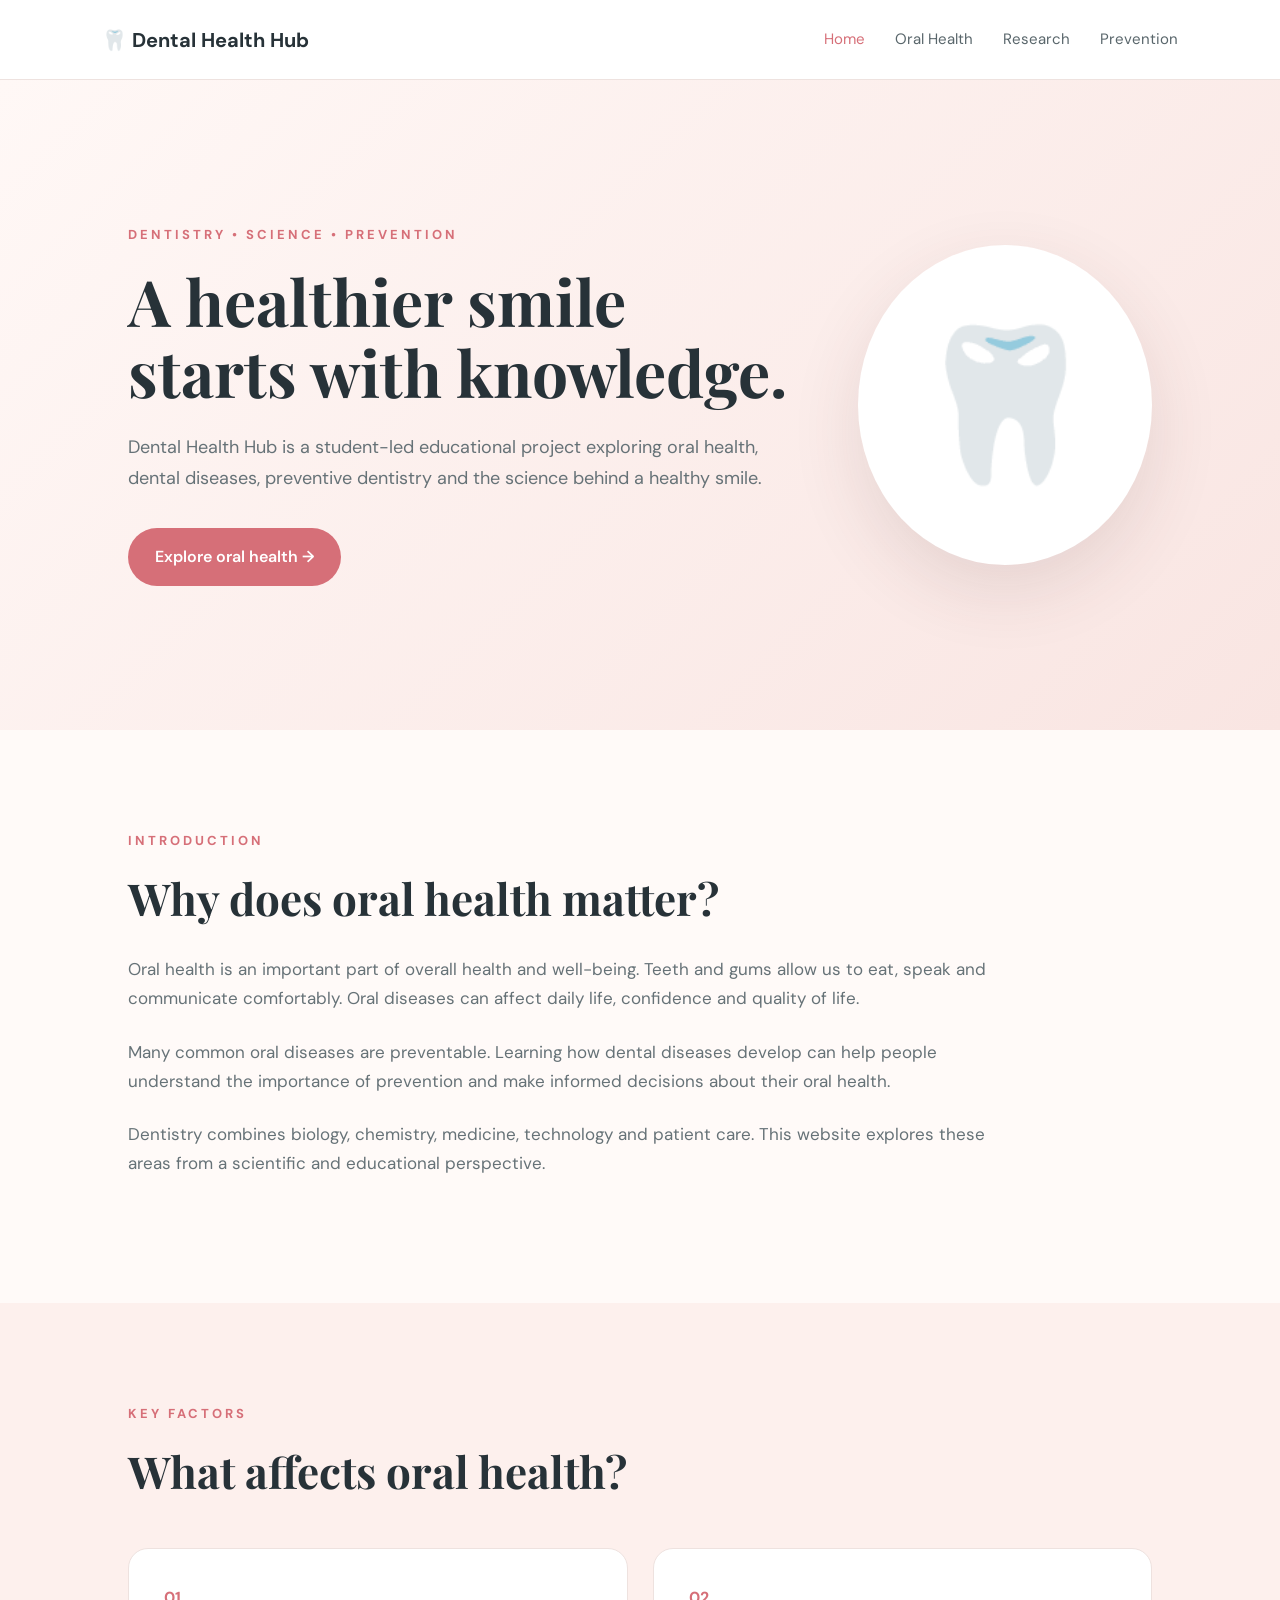
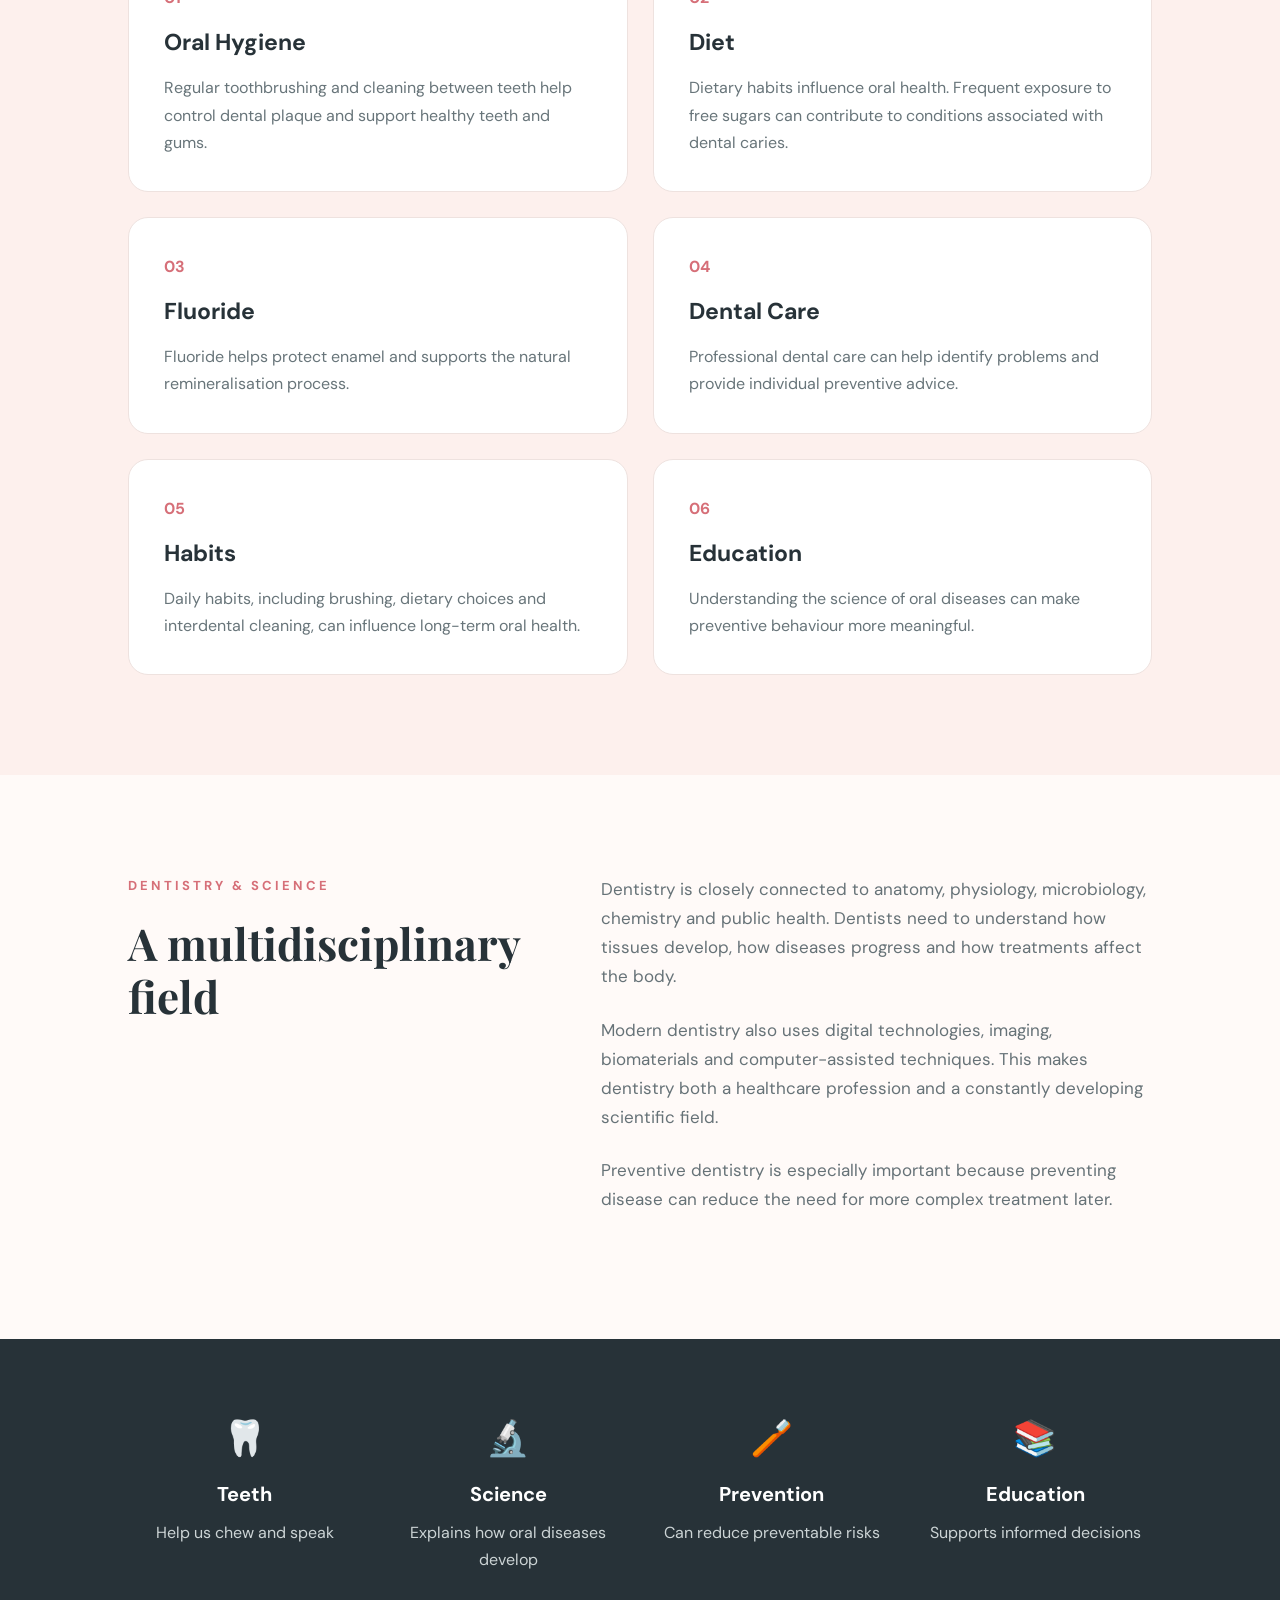
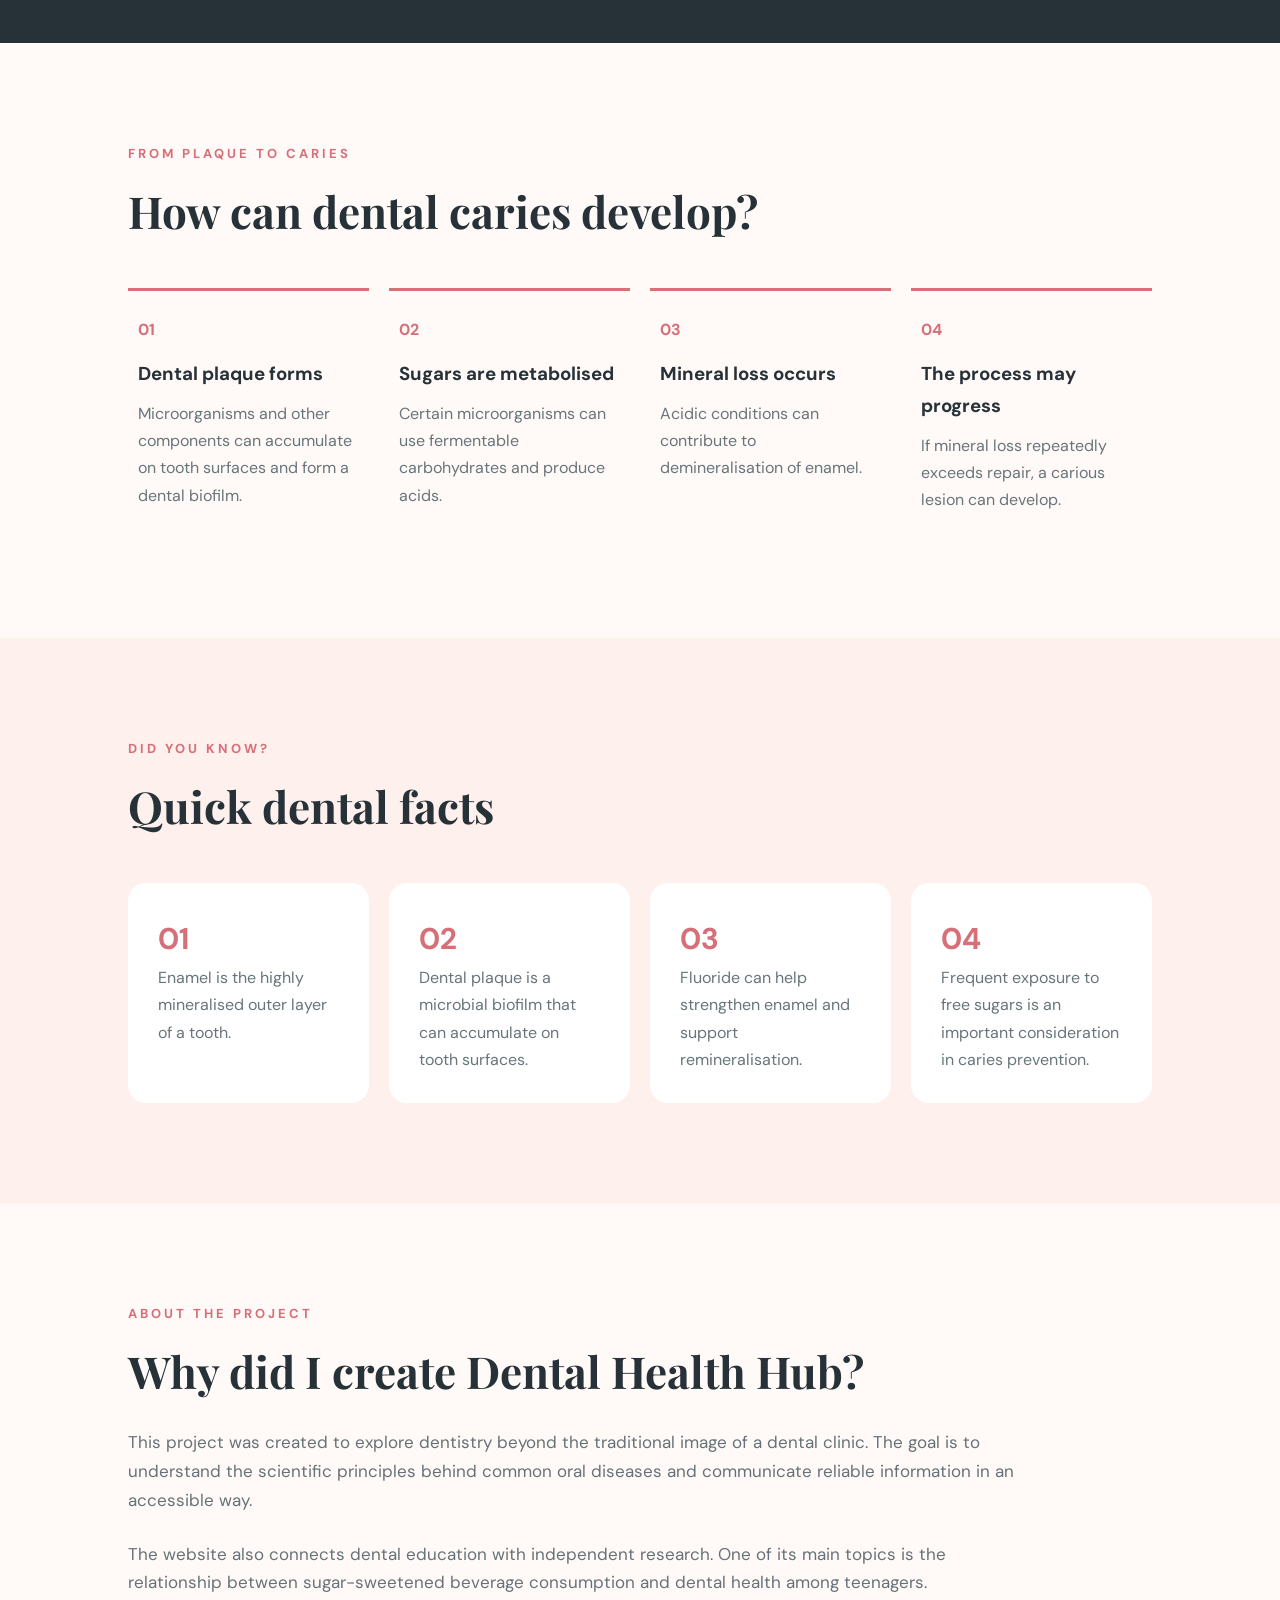
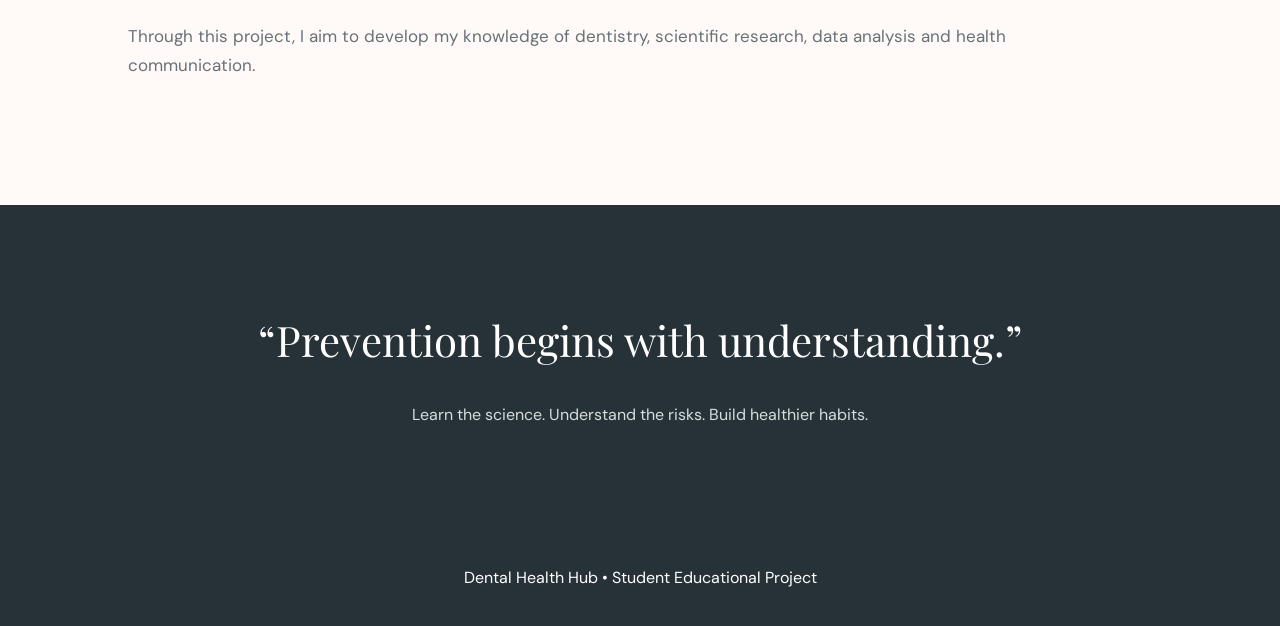
<file: index.html>
<!DOCTYPE html>
<html lang="en">
<head>
    <meta charset="UTF-8">
    <meta name="viewport" content="width=device-width, initial-scale=1.0">
    <title>Dental Health Hub</title>
    <link rel="stylesheet" href="styles.css">
</head>

<body>

<header>
    <div class="logo">🦷 Dental Health Hub</div>

    <nav>
        <a href="index.html" class="active">Home</a>
        <a href="oral-health.html">Oral Health</a>
        <a href="research.html">Research</a>
        <a href="prevention.html">Prevention</a>
    </nav>
</header>

<section class="hero">
    <div class="hero-text">
        <p class="small-title">DENTISTRY • SCIENCE • PREVENTION</p>

        <h1>
            A healthier smile
            starts with knowledge.
        </h1>

        <p>
            Dental Health Hub is a student-led educational project exploring
            oral health, dental diseases, preventive dentistry and the science
            behind a healthy smile.
        </p>

        <a href="oral-health.html" class="button">
            Explore oral health →
        </a>
    </div>

    <div class="tooth">🦷</div>
</section>


<section class="section">
    <p class="small-title">INTRODUCTION</p>

    <h2>Why does oral health matter?</h2>

    <p class="large-text">
        Oral health is an important part of overall health and well-being.
        Teeth and gums allow us to eat, speak and communicate comfortably.
        Oral diseases can affect daily life, confidence and quality of life.
    </p>

    <p class="large-text">
        Many common oral diseases are preventable. Learning how dental
        diseases develop can help people understand the importance of
        prevention and make informed decisions about their oral health.
    </p>

    <p class="large-text">
        Dentistry combines biology, chemistry, medicine, technology and
        patient care. This website explores these areas from a scientific
        and educational perspective.
    </p>
</section>


<section class="light-section">

    <p class="small-title">KEY FACTORS</p>

    <h2>What affects oral health?</h2>

    <div class="cards">

        <div class="card">
            <span>01</span>
            <h3>Oral Hygiene</h3>
            <p>
                Regular toothbrushing and cleaning between teeth help control
                dental plaque and support healthy teeth and gums.
            </p>
        </div>

        <div class="card">
            <span>02</span>
            <h3>Diet</h3>
            <p>
                Dietary habits influence oral health. Frequent exposure to
                free sugars can contribute to conditions associated with
                dental caries.
            </p>
        </div>

        <div class="card">
            <span>03</span>
            <h3>Fluoride</h3>
            <p>
                Fluoride helps protect enamel and supports the natural
                remineralisation process.
            </p>
        </div>

        <div class="card">
            <span>04</span>
            <h3>Dental Care</h3>
            <p>
                Professional dental care can help identify problems and
                provide individual preventive advice.
            </p>
        </div>

        <div class="card">
            <span>05</span>
            <h3>Habits</h3>
            <p>
                Daily habits, including brushing, dietary choices and
                interdental cleaning, can influence long-term oral health.
            </p>
        </div>

        <div class="card">
            <span>06</span>
            <h3>Education</h3>
            <p>
                Understanding the science of oral diseases can make
                preventive behaviour more meaningful.
            </p>
        </div>

    </div>
</section>


<section class="section">

    <div class="two-column">

        <div>
            <p class="small-title">DENTISTRY & SCIENCE</p>
            <h2>A multidisciplinary field</h2>
        </div>

        <div>
            <p class="large-text">
                Dentistry is closely connected to anatomy, physiology,
                microbiology, chemistry and public health. Dentists need
                to understand how tissues develop, how diseases progress
                and how treatments affect the body.
            </p>

            <p class="large-text">
                Modern dentistry also uses digital technologies, imaging,
                biomaterials and computer-assisted techniques. This makes
                dentistry both a healthcare profession and a constantly
                developing scientific field.
            </p>

            <p class="large-text">
                Preventive dentistry is especially important because
                preventing disease can reduce the need for more complex
                treatment later.
            </p>
        </div>

    </div>

</section>


<section class="stats-section">

    <div class="stat">
        <strong>🦷</strong>
        <span>Teeth</span>
        <p>Help us chew and speak</p>
    </div>

    <div class="stat">
        <strong>🔬</strong>
        <span>Science</span>
        <p>Explains how oral diseases develop</p>
    </div>

    <div class="stat">
        <strong>🪥</strong>
        <span>Prevention</span>
        <p>Can reduce preventable risks</p>
    </div>

    <div class="stat">
        <strong>📚</strong>
        <span>Education</span>
        <p>Supports informed decisions</p>
    </div>

</section>


<section class="section">

    <p class="small-title">FROM PLAQUE TO CARIES</p>

    <h2>How can dental caries develop?</h2>

    <div class="timeline">

        <div class="timeline-item">
            <span>01</span>
            <h3>Dental plaque forms</h3>
            <p>
                Microorganisms and other components can accumulate on
                tooth surfaces and form a dental biofilm.
            </p>
        </div>

        <div class="timeline-item">
            <span>02</span>
            <h3>Sugars are metabolised</h3>
            <p>
                Certain microorganisms can use fermentable carbohydrates
                and produce acids.
            </p>
        </div>

        <div class="timeline-item">
            <span>03</span>
            <h3>Mineral loss occurs</h3>
            <p>
                Acidic conditions can contribute to demineralisation
                of enamel.
            </p>
        </div>

        <div class="timeline-item">
            <span>04</span>
            <h3>The process may progress</h3>
            <p>
                If mineral loss repeatedly exceeds repair, a carious
                lesion can develop.
            </p>
        </div>

    </div>

</section>


<section class="light-section">

    <p class="small-title">DID YOU KNOW?</p>

    <h2>Quick dental facts</h2>

    <div class="fact-grid">

        <div class="fact">
            <h3>01</h3>
            <p>
                Enamel is the highly mineralised outer layer of a tooth.
            </p>
        </div>

        <div class="fact">
            <h3>02</h3>
            <p>
                Dental plaque is a microbial biofilm that can accumulate
                on tooth surfaces.
            </p>
        </div>

        <div class="fact">
            <h3>03</h3>
            <p>
                Fluoride can help strengthen enamel and support
                remineralisation.
            </p>
        </div>

        <div class="fact">
            <h3>04</h3>
            <p>
                Frequent exposure to free sugars is an important
                consideration in caries prevention.
            </p>
        </div>

    </div>

</section>


<section class="section">

    <p class="small-title">ABOUT THE PROJECT</p>

    <h2>Why did I create Dental Health Hub?</h2>

    <p class="large-text">
        This project was created to explore dentistry beyond the traditional
        image of a dental clinic. The goal is to understand the scientific
        principles behind common oral diseases and communicate reliable
        information in an accessible way.
    </p>

    <p class="large-text">
        The website also connects dental education with independent research.
        One of its main topics is the relationship between sugar-sweetened
        beverage consumption and dental health among teenagers.
    </p>

    <p class="large-text">
        Through this project, I aim to develop my knowledge of dentistry,
        scientific research, data analysis and health communication.
    </p>

</section>


<section class="quote-section">
    <div class="quote">
        “Prevention begins with understanding.”
    </div>

    <p>
        Learn the science. Understand the risks. Build healthier habits.
    </p>
</section>


<footer>
    <p>Dental Health Hub • Student Educational Project</p>
</footer>
<script src="script.js"></script>
</body>
</html>
</file>
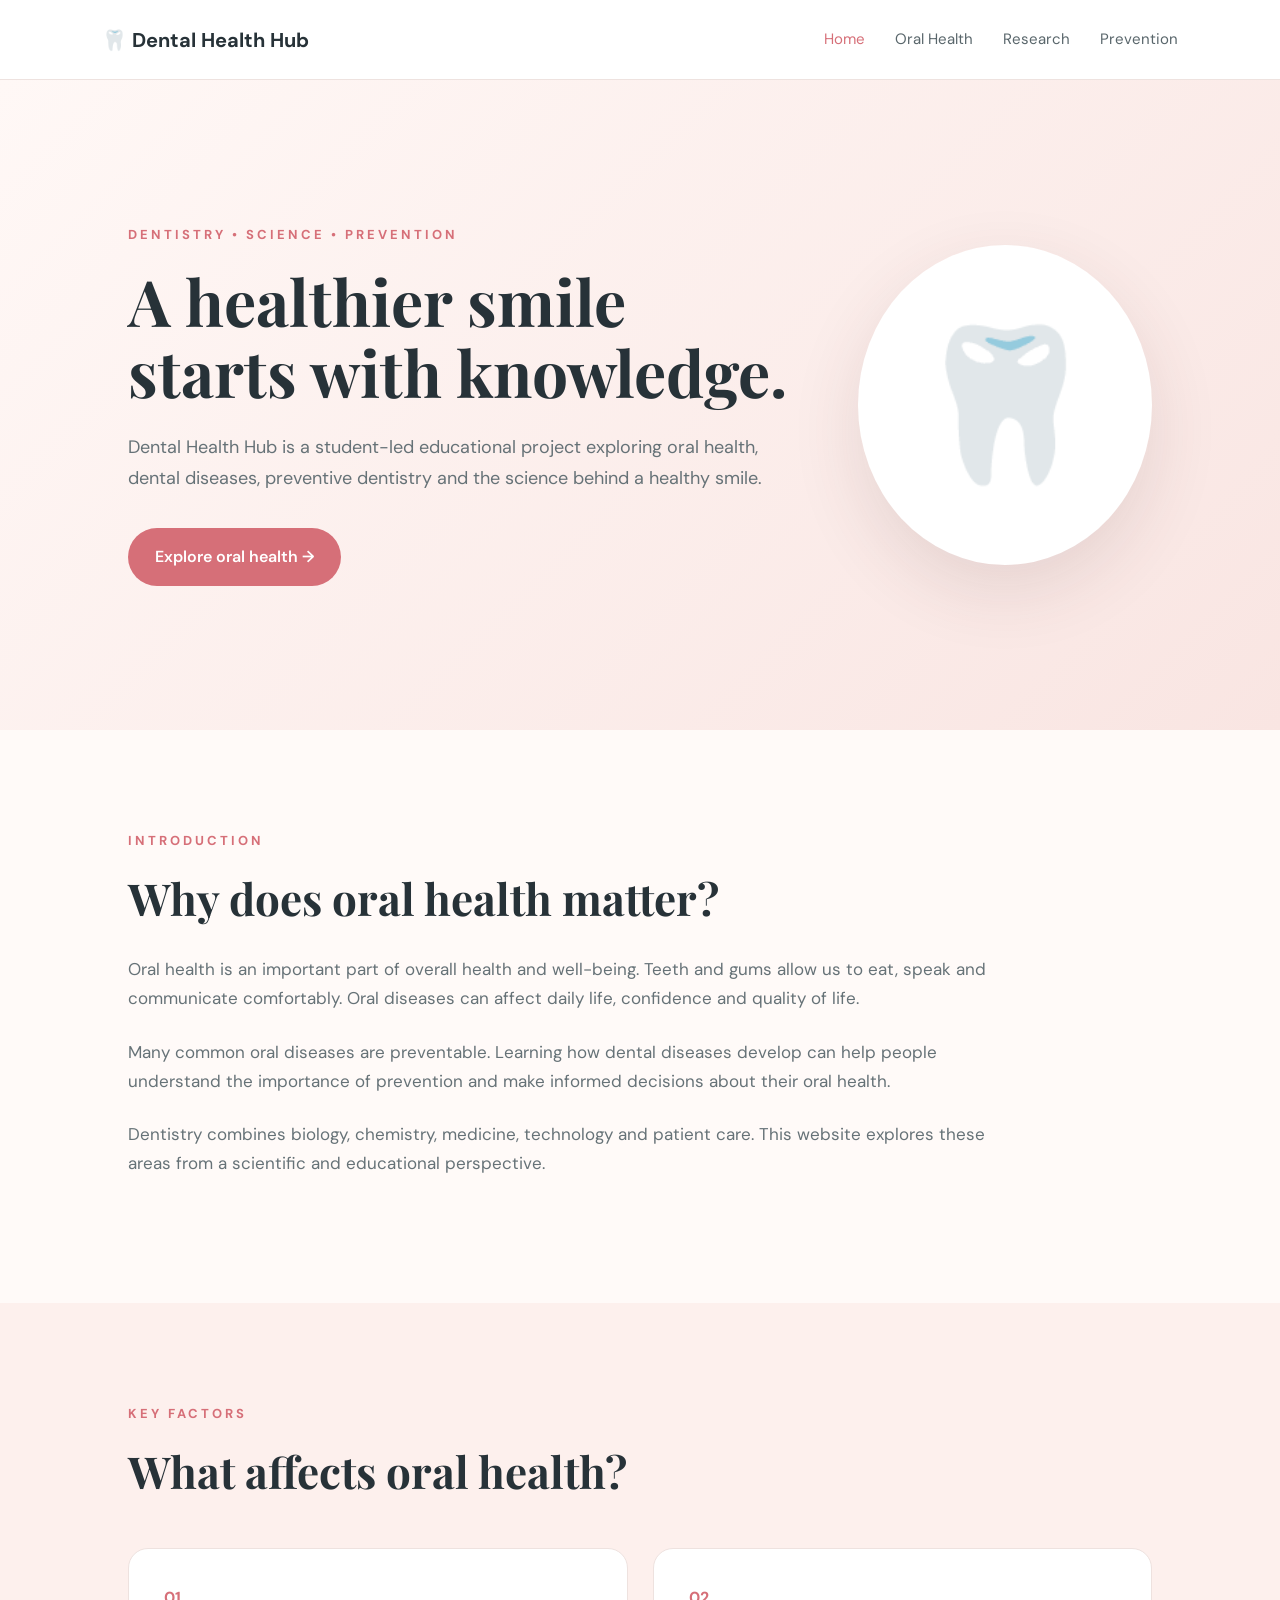
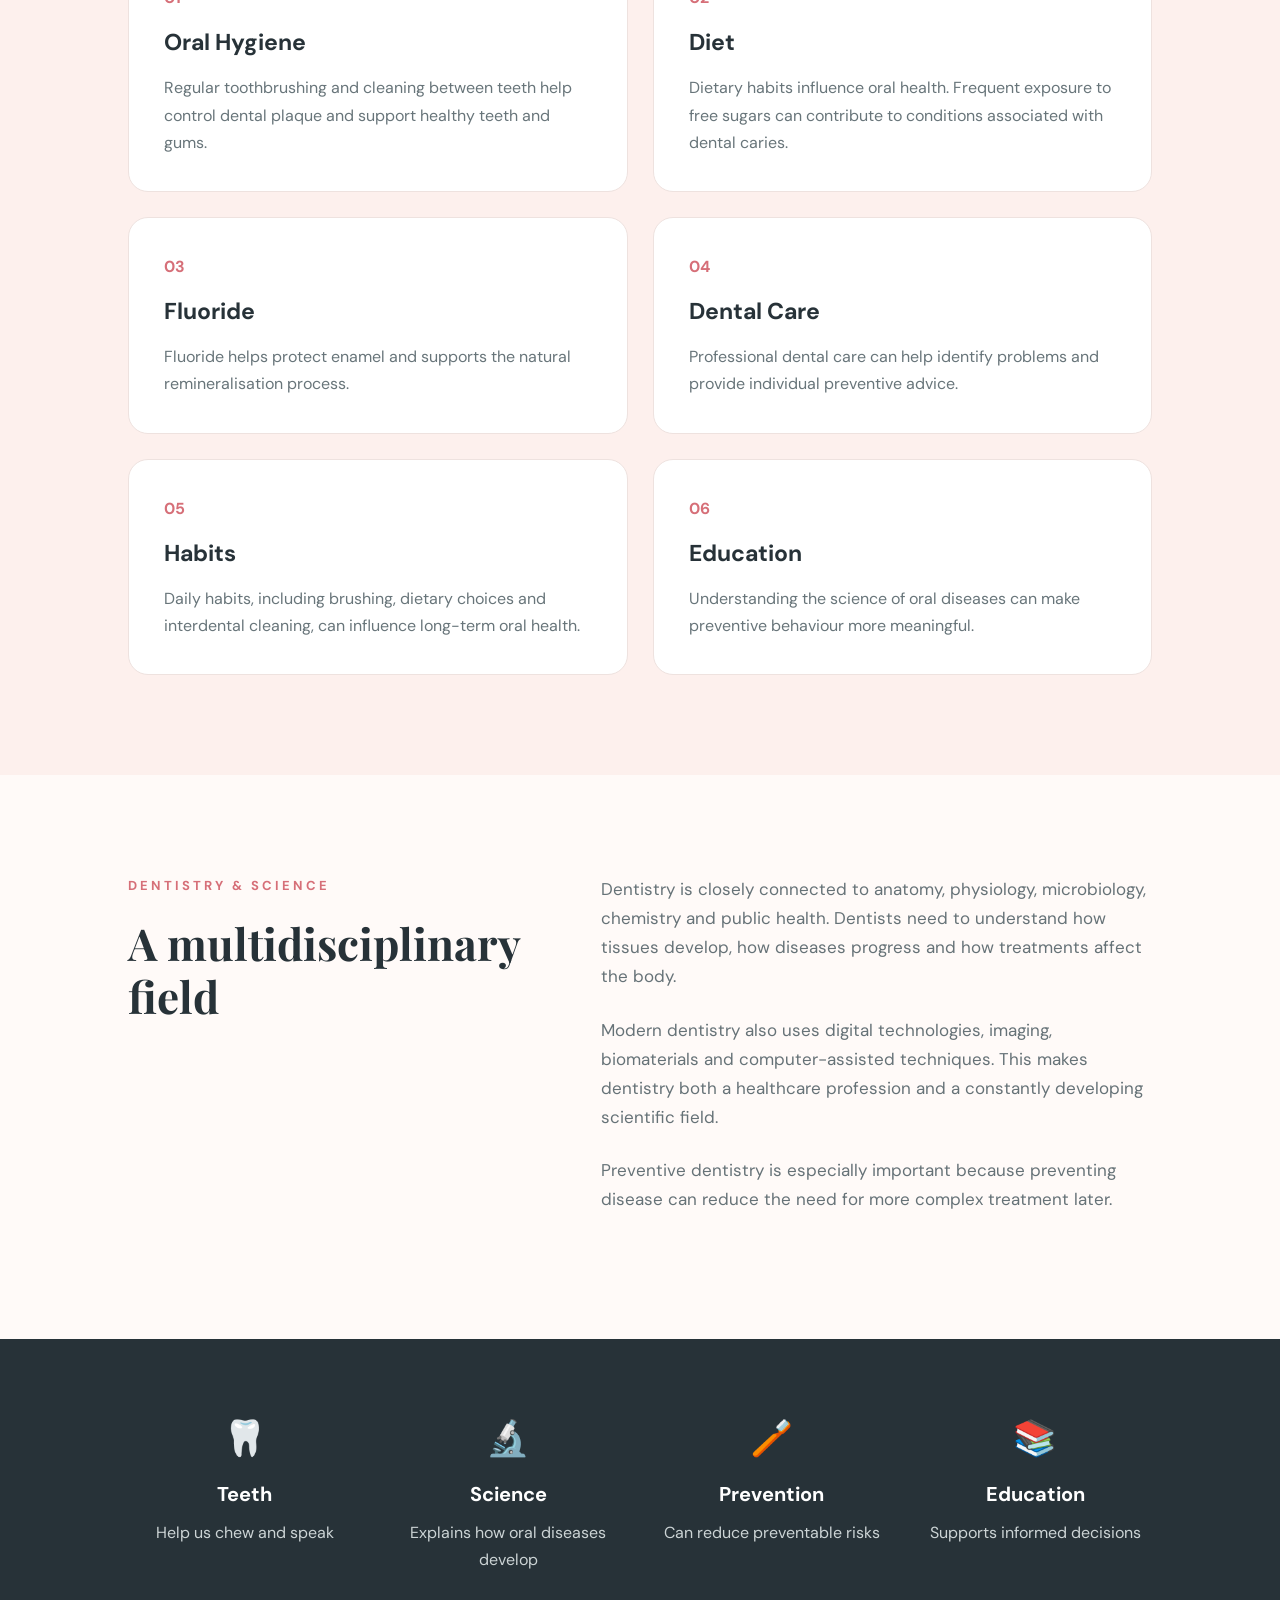
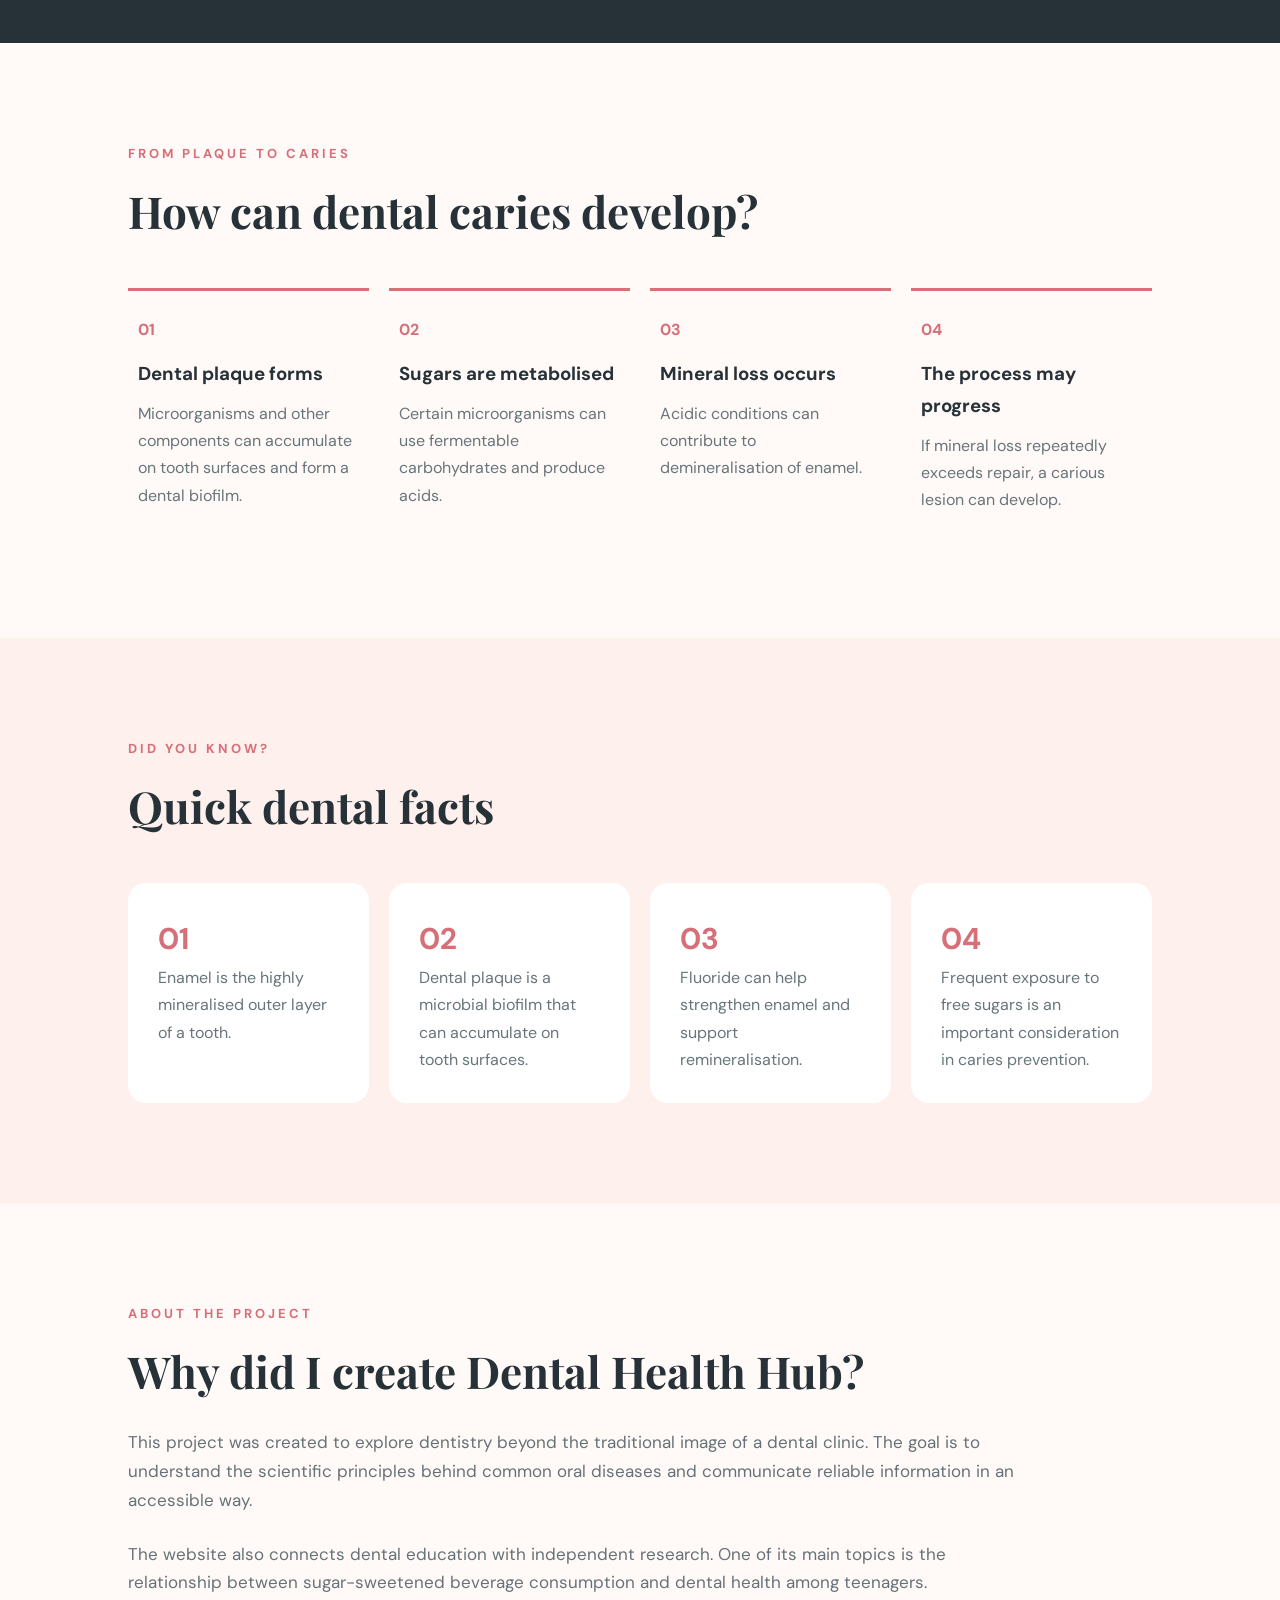
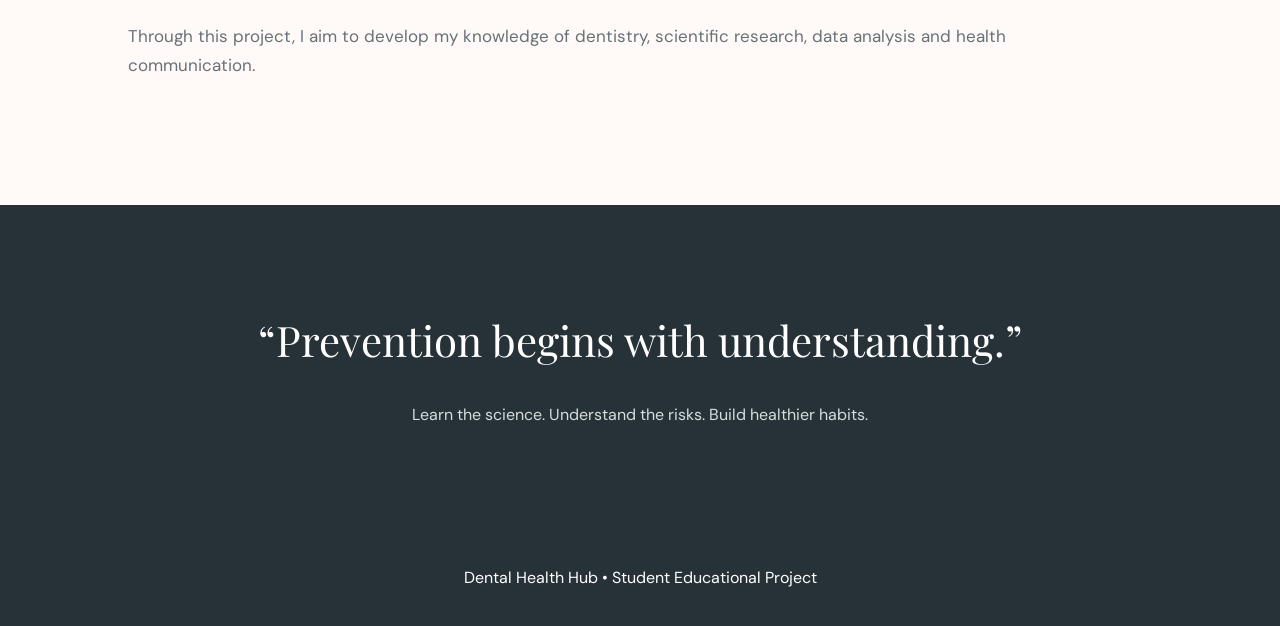
<file: index (1).html>
<!DOCTYPE html>
<html lang="en">
<head>
    <meta charset="UTF-8">
    <meta name="viewport" content="width=device-width, initial-scale=1.0">
    <title>Dental Health Hub</title>
    <link rel="stylesheet" href="styles.css">
</head>

<body>

<header>
    <div class="logo">🦷 Dental Health Hub</div>

    <nav>
        <a href="index.html" class="active">Home</a>
        <a href="oral-health.html">Oral Health</a>
        <a href="research.html">Research</a>
        <a href="prevention.html">Prevention</a>
    </nav>
</header>

<section class="hero">
    <div class="hero-text">
        <p class="small-title">DENTISTRY • SCIENCE • PREVENTION</p>

        <h1>
            A healthier smile
            starts with knowledge.
        </h1>

        <p>
            Dental Health Hub is a student-led educational project exploring
            oral health, dental diseases, preventive dentistry and the science
            behind a healthy smile.
        </p>

        <a href="oral-health.html" class="button">
            Explore oral health →
        </a>
    </div>

    <div class="tooth">🦷</div>
</section>


<section class="section">
    <p class="small-title">INTRODUCTION</p>

    <h2>Why does oral health matter?</h2>

    <p class="large-text">
        Oral health is an important part of overall health and well-being.
        Teeth and gums allow us to eat, speak and communicate comfortably.
        Oral diseases can affect daily life, confidence and quality of life.
    </p>

    <p class="large-text">
        Many common oral diseases are preventable. Learning how dental
        diseases develop can help people understand the importance of
        prevention and make informed decisions about their oral health.
    </p>

    <p class="large-text">
        Dentistry combines biology, chemistry, medicine, technology and
        patient care. This website explores these areas from a scientific
        and educational perspective.
    </p>
</section>


<section class="light-section">

    <p class="small-title">KEY FACTORS</p>

    <h2>What affects oral health?</h2>

    <div class="cards">

        <div class="card">
            <span>01</span>
            <h3>Oral Hygiene</h3>
            <p>
                Regular toothbrushing and cleaning between teeth help control
                dental plaque and support healthy teeth and gums.
            </p>
        </div>

        <div class="card">
            <span>02</span>
            <h3>Diet</h3>
            <p>
                Dietary habits influence oral health. Frequent exposure to
                free sugars can contribute to conditions associated with
                dental caries.
            </p>
        </div>

        <div class="card">
            <span>03</span>
            <h3>Fluoride</h3>
            <p>
                Fluoride helps protect enamel and supports the natural
                remineralisation process.
            </p>
        </div>

        <div class="card">
            <span>04</span>
            <h3>Dental Care</h3>
            <p>
                Professional dental care can help identify problems and
                provide individual preventive advice.
            </p>
        </div>

        <div class="card">
            <span>05</span>
            <h3>Habits</h3>
            <p>
                Daily habits, including brushing, dietary choices and
                interdental cleaning, can influence long-term oral health.
            </p>
        </div>

        <div class="card">
            <span>06</span>
            <h3>Education</h3>
            <p>
                Understanding the science of oral diseases can make
                preventive behaviour more meaningful.
            </p>
        </div>

    </div>
</section>


<section class="section">

    <div class="two-column">

        <div>
            <p class="small-title">DENTISTRY & SCIENCE</p>
            <h2>A multidisciplinary field</h2>
        </div>

        <div>
            <p class="large-text">
                Dentistry is closely connected to anatomy, physiology,
                microbiology, chemistry and public health. Dentists need
                to understand how tissues develop, how diseases progress
                and how treatments affect the body.
            </p>

            <p class="large-text">
                Modern dentistry also uses digital technologies, imaging,
                biomaterials and computer-assisted techniques. This makes
                dentistry both a healthcare profession and a constantly
                developing scientific field.
            </p>

            <p class="large-text">
                Preventive dentistry is especially important because
                preventing disease can reduce the need for more complex
                treatment later.
            </p>
        </div>

    </div>

</section>


<section class="stats-section">

    <div class="stat">
        <strong>🦷</strong>
        <span>Teeth</span>
        <p>Help us chew and speak</p>
    </div>

    <div class="stat">
        <strong>🔬</strong>
        <span>Science</span>
        <p>Explains how oral diseases develop</p>
    </div>

    <div class="stat">
        <strong>🪥</strong>
        <span>Prevention</span>
        <p>Can reduce preventable risks</p>
    </div>

    <div class="stat">
        <strong>📚</strong>
        <span>Education</span>
        <p>Supports informed decisions</p>
    </div>

</section>


<section class="section">

    <p class="small-title">FROM PLAQUE TO CARIES</p>

    <h2>How can dental caries develop?</h2>

    <div class="timeline">

        <div class="timeline-item">
            <span>01</span>
            <h3>Dental plaque forms</h3>
            <p>
                Microorganisms and other components can accumulate on
                tooth surfaces and form a dental biofilm.
            </p>
        </div>

        <div class="timeline-item">
            <span>02</span>
            <h3>Sugars are metabolised</h3>
            <p>
                Certain microorganisms can use fermentable carbohydrates
                and produce acids.
            </p>
        </div>

        <div class="timeline-item">
            <span>03</span>
            <h3>Mineral loss occurs</h3>
            <p>
                Acidic conditions can contribute to demineralisation
                of enamel.
            </p>
        </div>

        <div class="timeline-item">
            <span>04</span>
            <h3>The process may progress</h3>
            <p>
                If mineral loss repeatedly exceeds repair, a carious
                lesion can develop.
            </p>
        </div>

    </div>

</section>


<section class="light-section">

    <p class="small-title">DID YOU KNOW?</p>

    <h2>Quick dental facts</h2>

    <div class="fact-grid">

        <div class="fact">
            <h3>01</h3>
            <p>
                Enamel is the highly mineralised outer layer of a tooth.
            </p>
        </div>

        <div class="fact">
            <h3>02</h3>
            <p>
                Dental plaque is a microbial biofilm that can accumulate
                on tooth surfaces.
            </p>
        </div>

        <div class="fact">
            <h3>03</h3>
            <p>
                Fluoride can help strengthen enamel and support
                remineralisation.
            </p>
        </div>

        <div class="fact">
            <h3>04</h3>
            <p>
                Frequent exposure to free sugars is an important
                consideration in caries prevention.
            </p>
        </div>

    </div>

</section>


<section class="section">

    <p class="small-title">ABOUT THE PROJECT</p>

    <h2>Why did I create Dental Health Hub?</h2>

    <p class="large-text">
        This project was created to explore dentistry beyond the traditional
        image of a dental clinic. The goal is to understand the scientific
        principles behind common oral diseases and communicate reliable
        information in an accessible way.
    </p>

    <p class="large-text">
        The website also connects dental education with independent research.
        One of its main topics is the relationship between sugar-sweetened
        beverage consumption and dental health among teenagers.
    </p>

    <p class="large-text">
        Through this project, I aim to develop my knowledge of dentistry,
        scientific research, data analysis and health communication.
    </p>

</section>


<section class="quote-section">
    <div class="quote">
        “Prevention begins with understanding.”
    </div>

    <p>
        Learn the science. Understand the risks. Build healthier habits.
    </p>
</section>


<footer>
    <p>Dental Health Hub • Student Educational Project</p>
</footer>
<script src="script.js"></script>
</body>
</html>
</file>
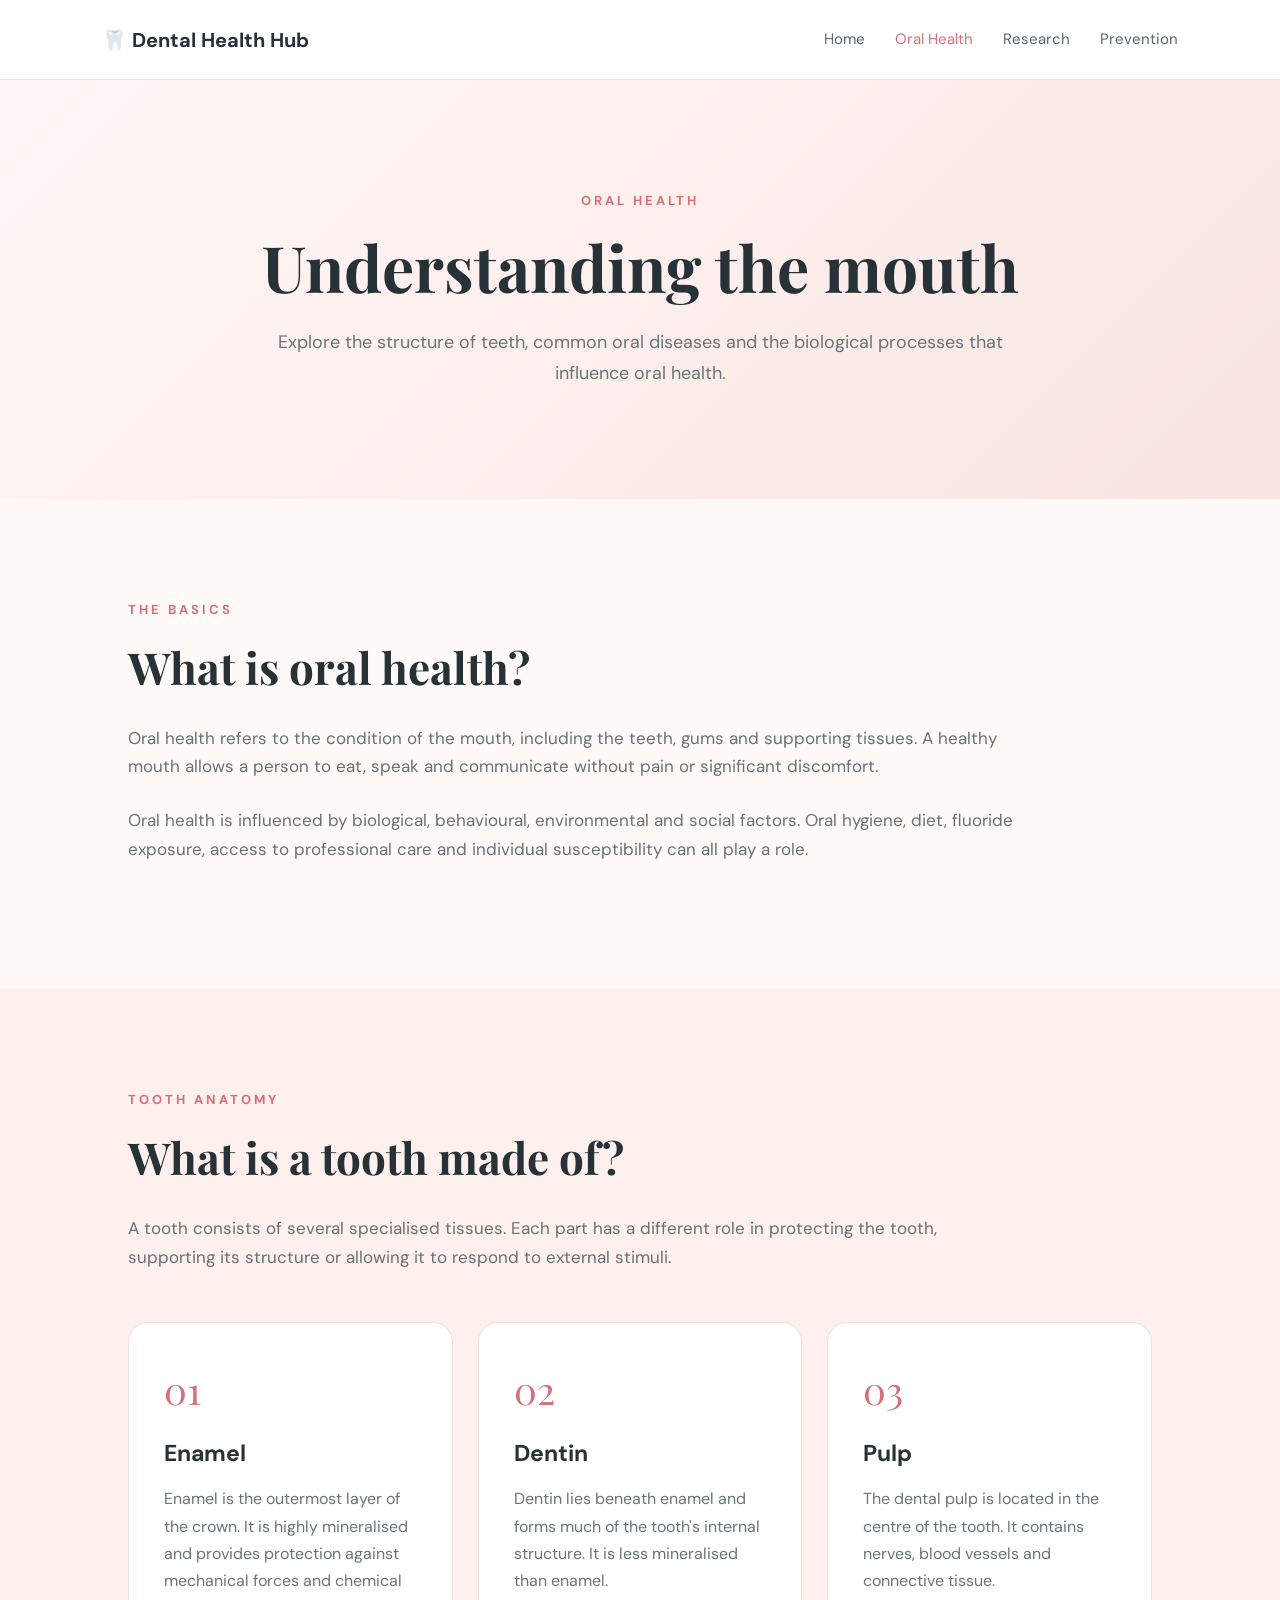
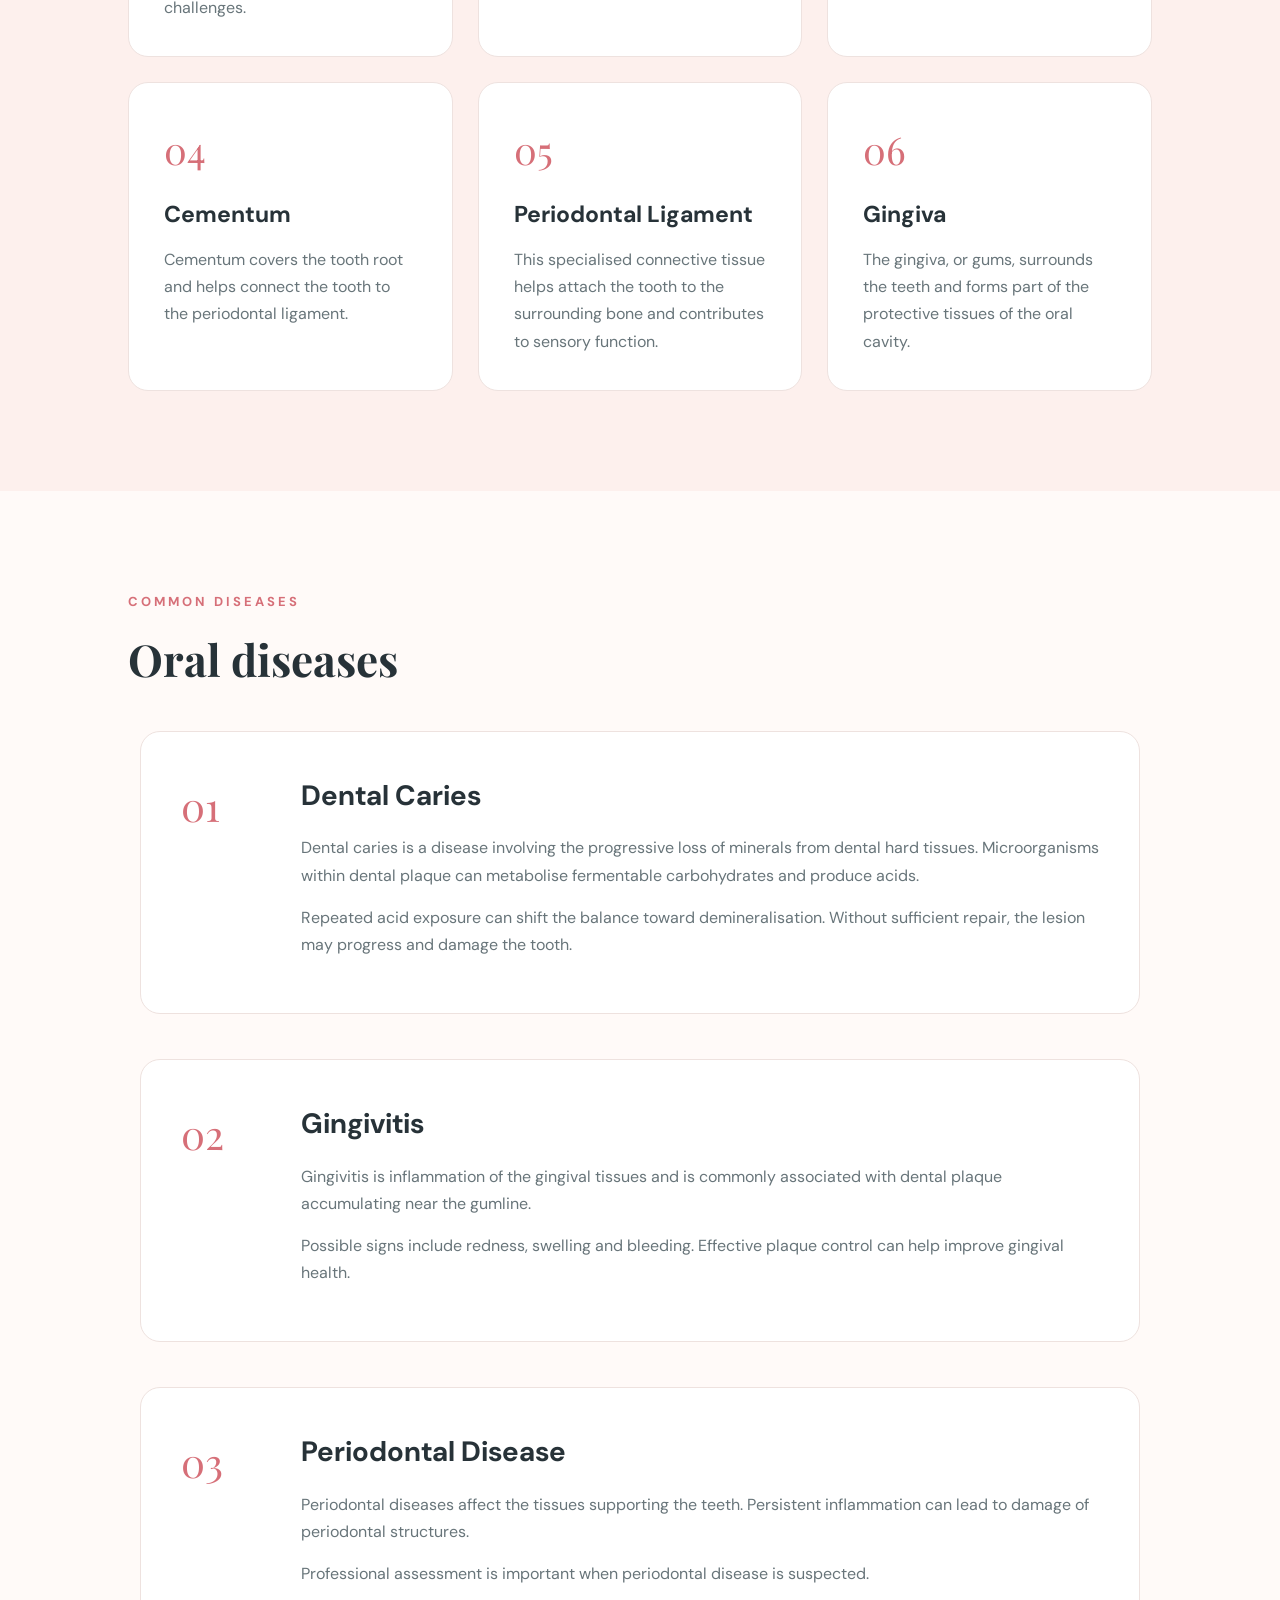
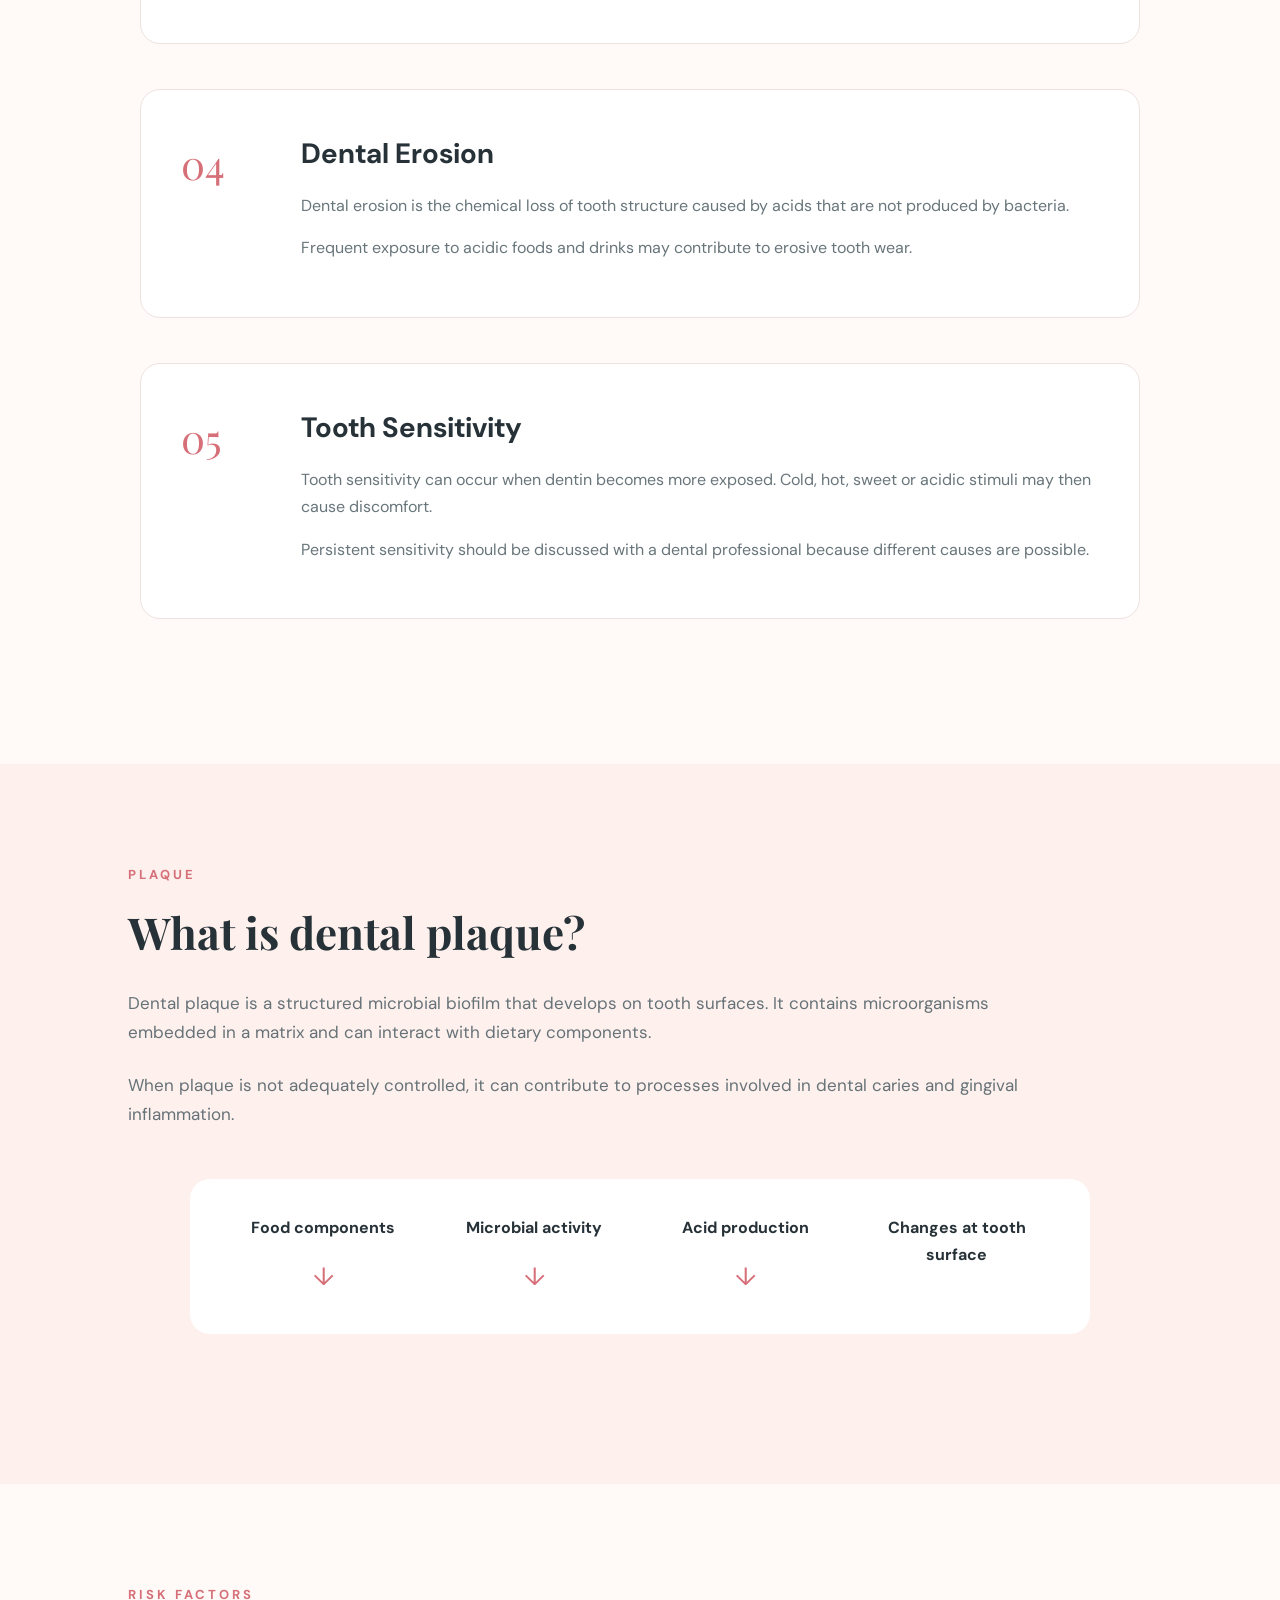
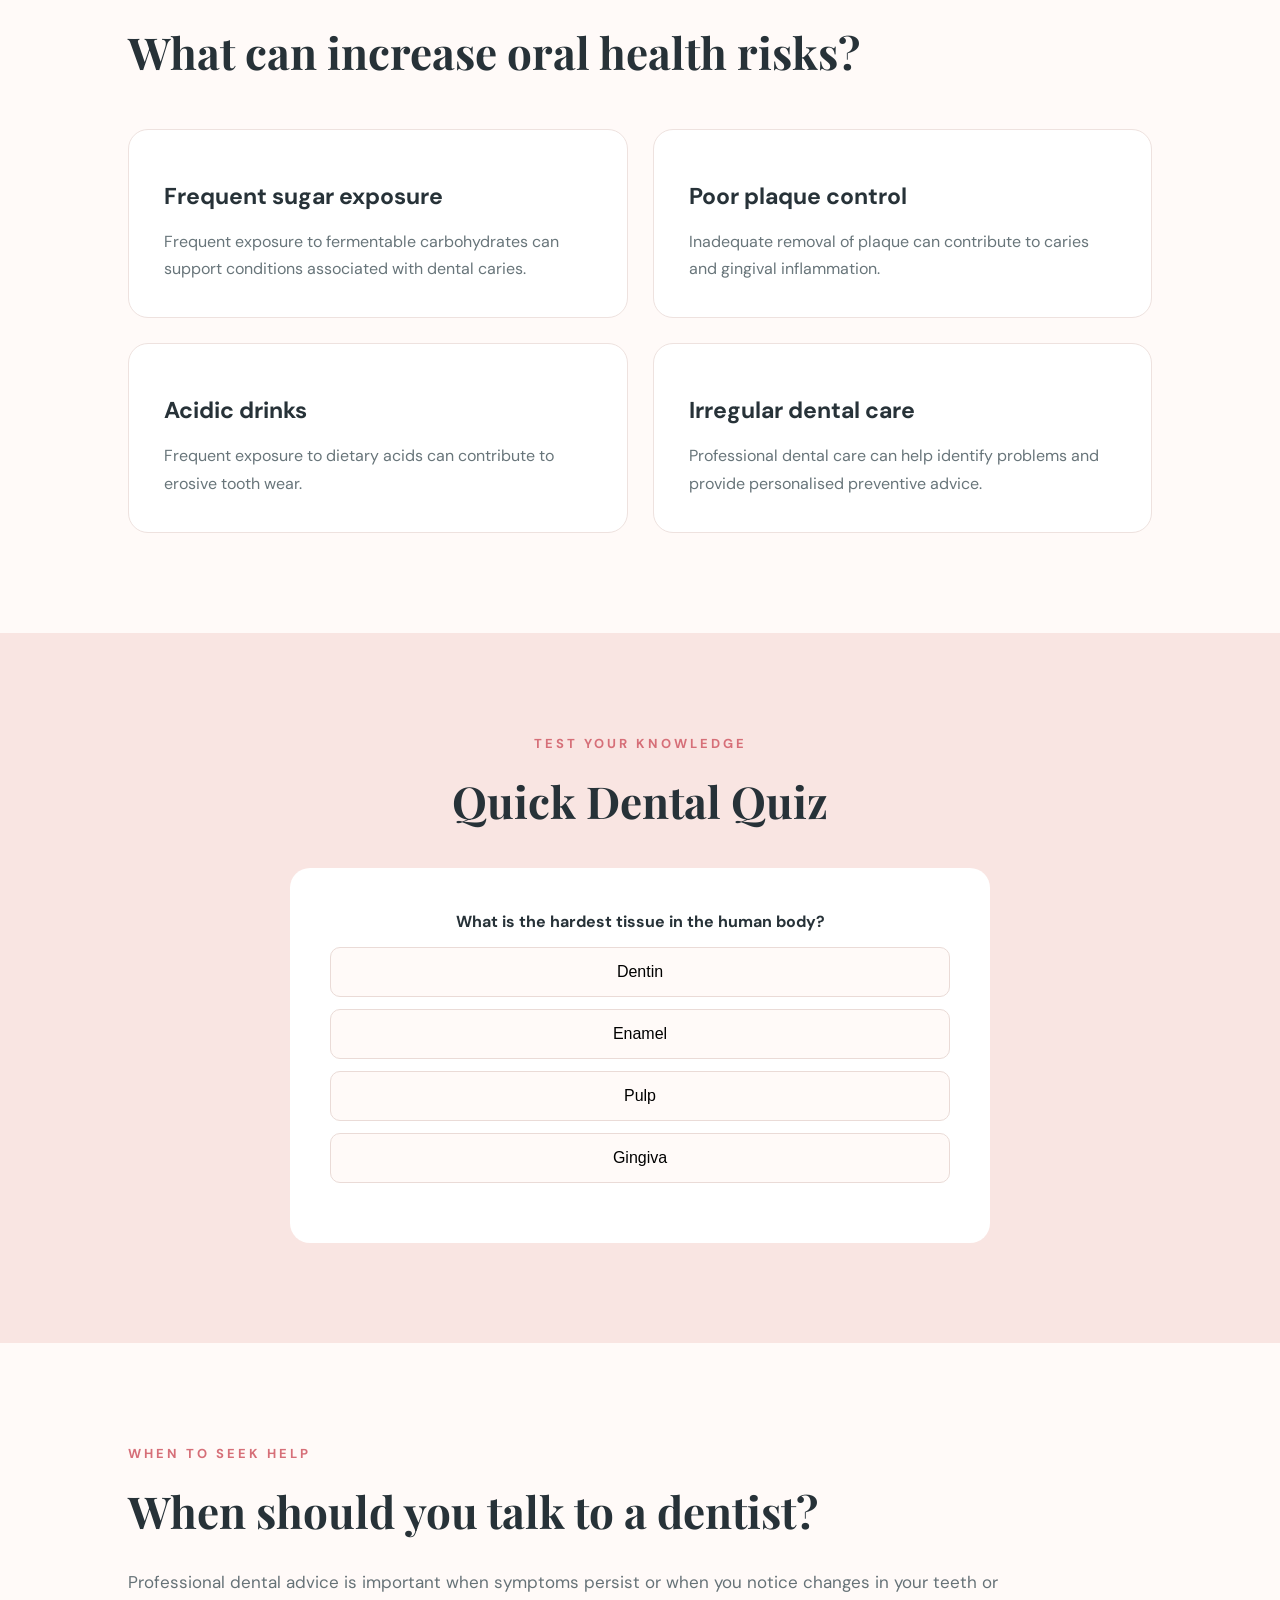
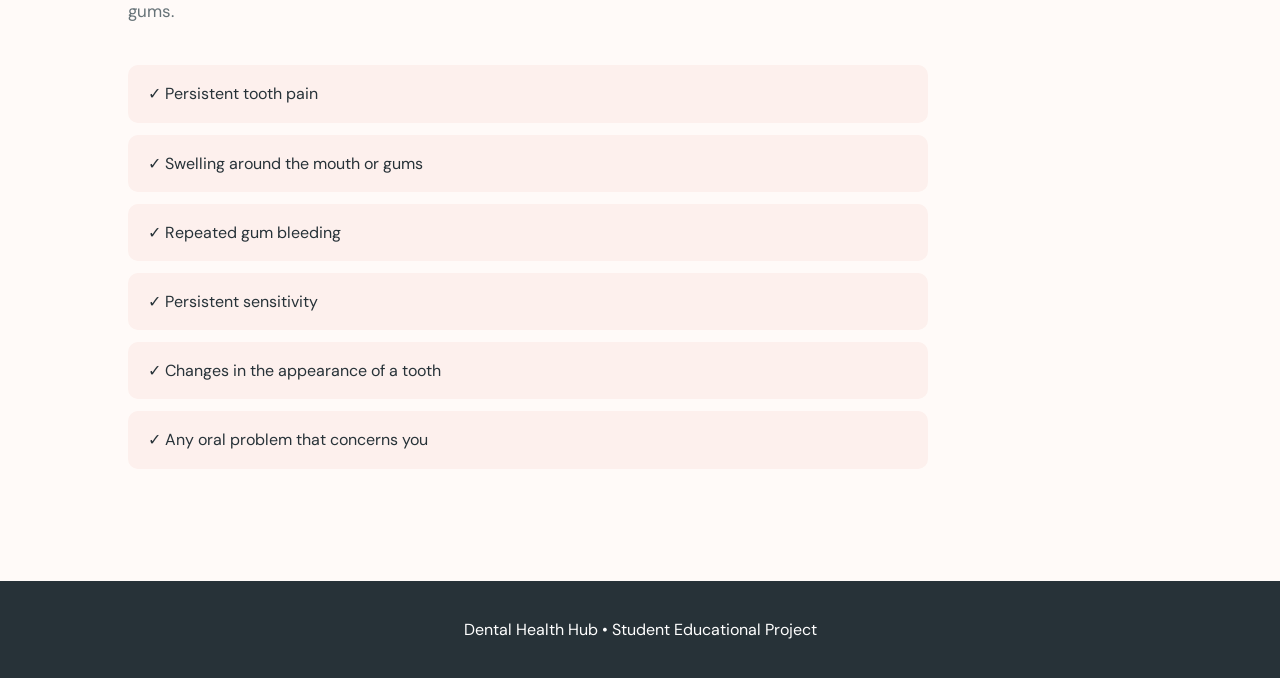
<file: oral-health.html>
<!DOCTYPE html>
<html lang="en">
<head>
    <meta charset="UTF-8">
    <meta name="viewport" content="width=device-width, initial-scale=1.0">
    <title>Oral Health | Dental Health Hub</title>
    <link rel="stylesheet" href="styles.css">
</head>
<body>
<header>
    <div class="logo">🦷 Dental Health Hub</div>
    <nav>
        <a href="index.html">Home</a>
        <a href="oral-health.html" class="active">Oral Health</a>
        <a href="research.html">Research</a>
        <a href="prevention.html">Prevention</a>
    </nav>
</header>
<section class="page-hero">
    <p class="small-title">ORAL HEALTH</p>
    <h1>Understanding the mouth</h1>
    <p>
        Explore the structure of teeth, common oral diseases and the
        biological processes that influence oral health.
    </p>
</section>
<section class="section">
    <p class="small-title">THE BASICS</p>
    <h2>What is oral health?</h2>
    <p class="large-text">
        Oral health refers to the condition of the mouth, including the
        teeth, gums and supporting tissues. A healthy mouth allows a person
        to eat, speak and communicate without pain or significant discomfort.
    </p>
    <p class="large-text">
        Oral health is influenced by biological, behavioural, environmental
        and social factors. Oral hygiene, diet, fluoride exposure, access
        to professional care and individual susceptibility can all play
        a role.
    </p>
</section>
<section class="light-section">
    <p class="small-title">TOOTH ANATOMY</p>
    <h2>What is a tooth made of?</h2>
    <p class="large-text">
        A tooth consists of several specialised tissues. Each part has
        a different role in protecting the tooth, supporting its structure
        or allowing it to respond to external stimuli.
    </p>
    <div class="anatomy-grid">
        <div class="anatomy-card">
            <div class="anatomy-icon">01</div>
            <h3>Enamel</h3>
            <p>
                Enamel is the outermost layer of the crown. It is highly
                mineralised and provides protection against mechanical
                forces and chemical challenges.
            </p>
        </div>
        <div class="anatomy-card">
            <div class="anatomy-icon">02</div>
            <h3>Dentin</h3>
            <p>
                Dentin lies beneath enamel and forms much of the tooth's
                internal structure. It is less mineralised than enamel.
            </p>
        </div>
        <div class="anatomy-card">
            <div class="anatomy-icon">03</div>
            <h3>Pulp</h3>
            <p>
                The dental pulp is located in the centre of the tooth.
                It contains nerves, blood vessels and connective tissue.
            </p>
        </div>
        <div class="anatomy-card">
            <div class="anatomy-icon">04</div>
            <h3>Cementum</h3>
            <p>
                Cementum covers the tooth root and helps connect the tooth
                to the periodontal ligament.
            </p>
        </div>
        <div class="anatomy-card">
            <div class="anatomy-icon">05</div>
            <h3>Periodontal Ligament</h3>
            <p>
                This specialised connective tissue helps attach the tooth
                to the surrounding bone and contributes to sensory function.
            </p>
        </div>
        <div class="anatomy-card">
            <div class="anatomy-icon">06</div>
            <h3>Gingiva</h3>
            <p>
                The gingiva, or gums, surrounds the teeth and forms part
                of the protective tissues of the oral cavity.
            </p>
        </div>
    </div>
</section>
<section class="section">
    <p class="small-title">COMMON DISEASES</p>
    <h2>Oral diseases</h2>
    <div class="disease">
        <div class="disease-number">01</div>
        <div>
            <h3>Dental Caries</h3>
            <p>
                Dental caries is a disease involving the progressive loss
                of minerals from dental hard tissues. Microorganisms within
                dental plaque can metabolise fermentable carbohydrates and
                produce acids.
            </p>
            <p>
                Repeated acid exposure can shift the balance toward
                demineralisation. Without sufficient repair, the lesion
                may progress and damage the tooth.
            </p>
        </div>
    </div>
    <div class="disease">
        <div class="disease-number">02</div>
        <div>
            <h3>Gingivitis</h3>
            <p>
                Gingivitis is inflammation of the gingival tissues and is
                commonly associated with dental plaque accumulating near
                the gumline.
            </p>
            <p>
                Possible signs include redness, swelling and bleeding.
                Effective plaque control can help improve gingival health.
            </p>
        </div>
    </div>
    <div class="disease">
        <div class="disease-number">03</div>
        <div>
            <h3>Periodontal Disease</h3>
            <p>
                Periodontal diseases affect the tissues supporting the
                teeth. Persistent inflammation can lead to damage of
                periodontal structures.
            </p>
            <p>
                Professional assessment is important when periodontal
                disease is suspected.
            </p>
        </div>
    </div>
    <div class="disease">
        <div class="disease-number">04</div>
        <div>
            <h3>Dental Erosion</h3>
            <p>
                Dental erosion is the chemical loss of tooth structure
                caused by acids that are not produced by bacteria.
            </p>
            <p>
                Frequent exposure to acidic foods and drinks may contribute
                to erosive tooth wear.
            </p>
        </div>
    </div>
    <div class="disease">
        <div class="disease-number">05</div>
        <div>
            <h3>Tooth Sensitivity</h3>
            <p>
                Tooth sensitivity can occur when dentin becomes more exposed.
                Cold, hot, sweet or acidic stimuli may then cause discomfort.
            </p>
            <p>
                Persistent sensitivity should be discussed with a dental
                professional because different causes are possible.
            </p>
        </div>
    </div>
</section>
<section class="light-section">
    <p class="small-title">PLAQUE</p>
    <h2>What is dental plaque?</h2>
    <p class="large-text">
        Dental plaque is a structured microbial biofilm that develops on
        tooth surfaces. It contains microorganisms embedded in a matrix
        and can interact with dietary components.
    </p>
    <p class="large-text">
        When plaque is not adequately controlled, it can contribute to
        processes involved in dental caries and gingival inflammation.
    </p>
    <div class="process-box">
        <div>
            <strong>Food components</strong>
            <span>↓</span>
        </div>
        <div>
            <strong>Microbial activity</strong>
            <span>↓</span>
        </div>
        <div>
            <strong>Acid production</strong>
            <span>↓</span>
        </div>
        <div>
            <strong>Changes at tooth surface</strong>
        </div>
    </div>
</section>
<section class="section">
    <p class="small-title">RISK FACTORS</p>
    <h2>What can increase oral health risks?</h2>
    <div class="cards">
        <div class="card">
            <h3>Frequent sugar exposure</h3>
            <p>
                Frequent exposure to fermentable carbohydrates can support
                conditions associated with dental caries.
            </p>
        </div>
        <div class="card">
            <h3>Poor plaque control</h3>
            <p>
                Inadequate removal of plaque can contribute to caries and
                gingival inflammation.
            </p>
        </div>
        <div class="card">
            <h3>Acidic drinks</h3>
            <p>
                Frequent exposure to dietary acids can contribute to
                erosive tooth wear.
            </p>
        </div>
        <div class="card">
            <h3>Irregular dental care</h3>
            <p>
                Professional dental care can help identify problems and
                provide personalised preventive advice.
            </p>
        </div>
    </div>
</section>
<section class="quiz-section">
    <p class="small-title">TEST YOUR KNOWLEDGE</p>
    <h2>Quick Dental Quiz</h2>
    <div class="quiz">
        <p><strong>What is the hardest tissue in the human body?</strong></p>
        <button onclick="checkAnswer(this, false)">Dentin</button>
        <button onclick="checkAnswer(this, true)">Enamel</button>
        <button onclick="checkAnswer(this, false)">Pulp</button>
        <button onclick="checkAnswer(this, false)">Gingiva</button>
        <p id="quiz-result"></p>
    </div>
</section>
<section class="section">
    <p class="small-title">WHEN TO SEEK HELP</p>
    <h2>When should you talk to a dentist?</h2>
    <p class="large-text">
        Professional dental advice is important when symptoms persist or
        when you notice changes in your teeth or gums.
    </p>
    <div class="check-list">
        <p>✓ Persistent tooth pain</p>
        <p>✓ Swelling around the mouth or gums</p>
        <p>✓ Repeated gum bleeding</p>
        <p>✓ Persistent sensitivity</p>
        <p>✓ Changes in the appearance of a tooth</p>
        <p>✓ Any oral problem that concerns you</p>
    </div>
</section>
<footer>
    <p>Dental Health Hub • Student Educational Project</p>
</footer>
<script src="script.js"></script>
</body>
</html>
</file>
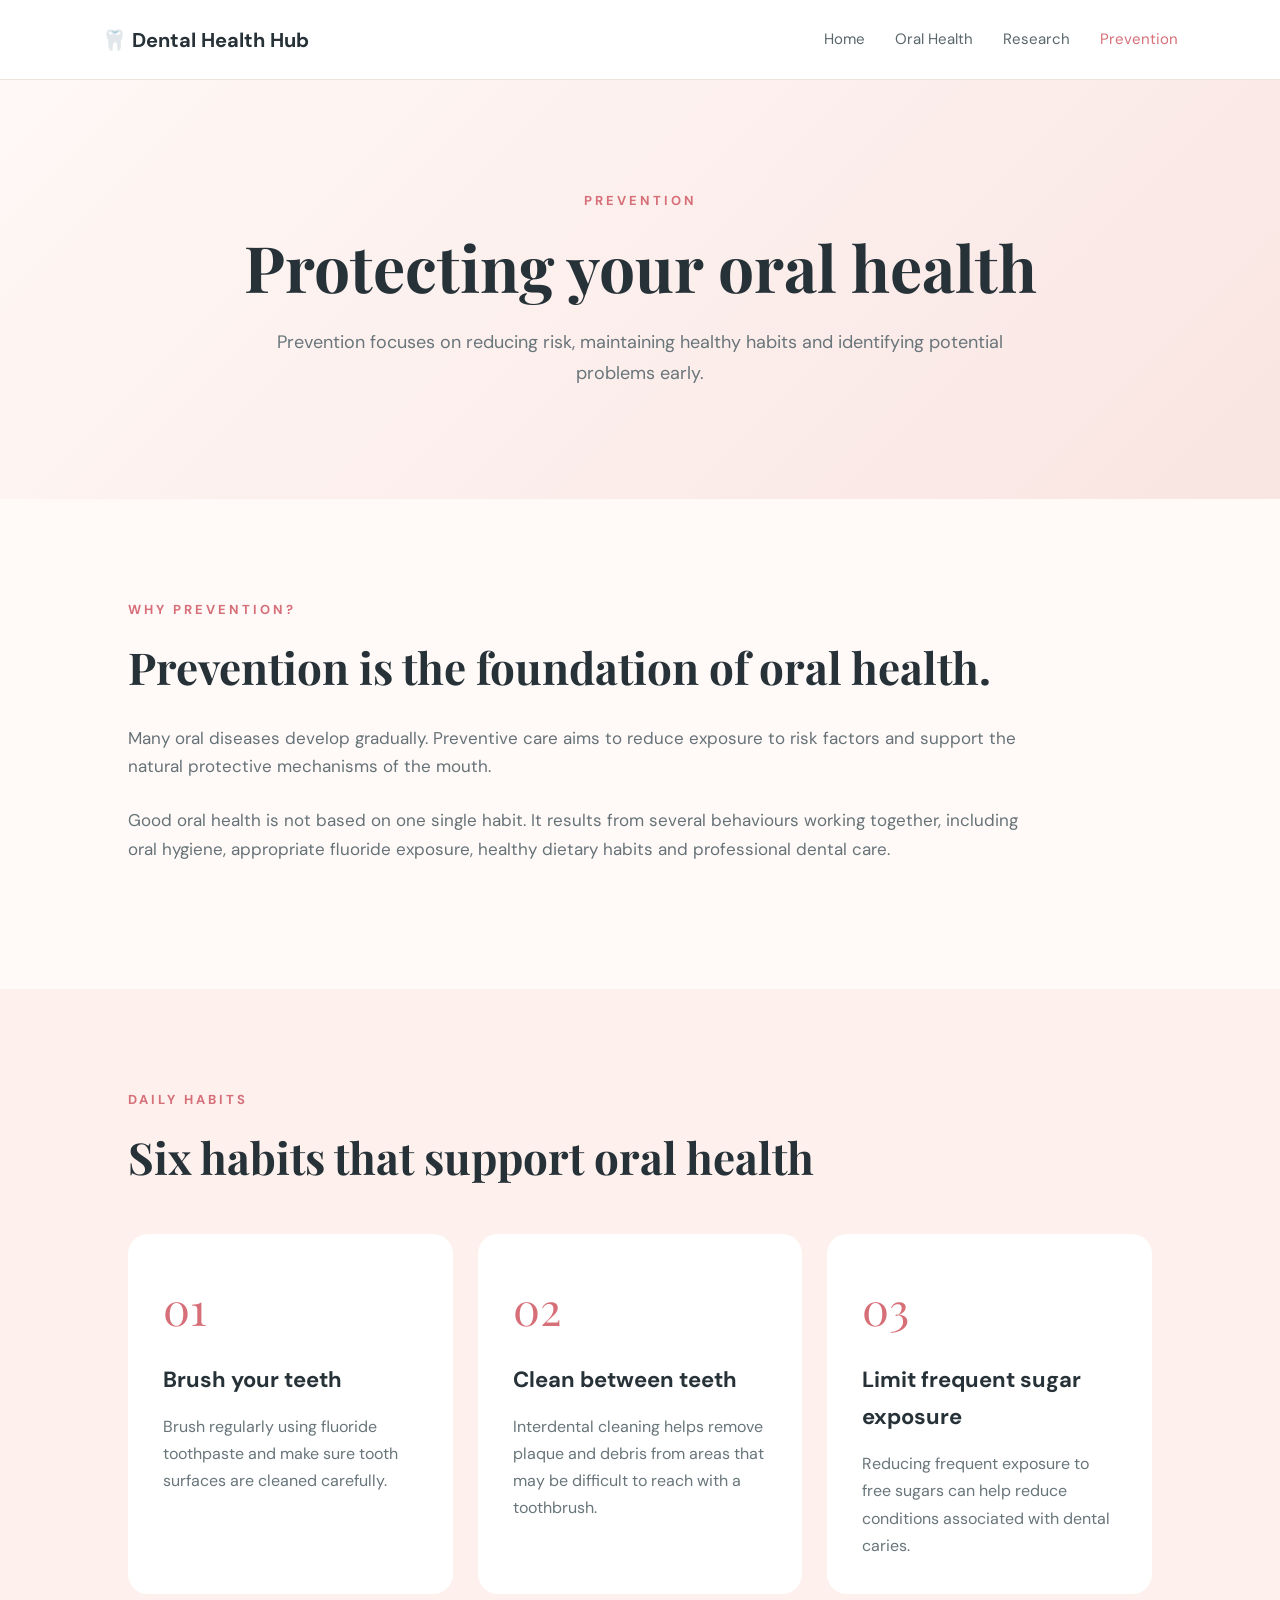
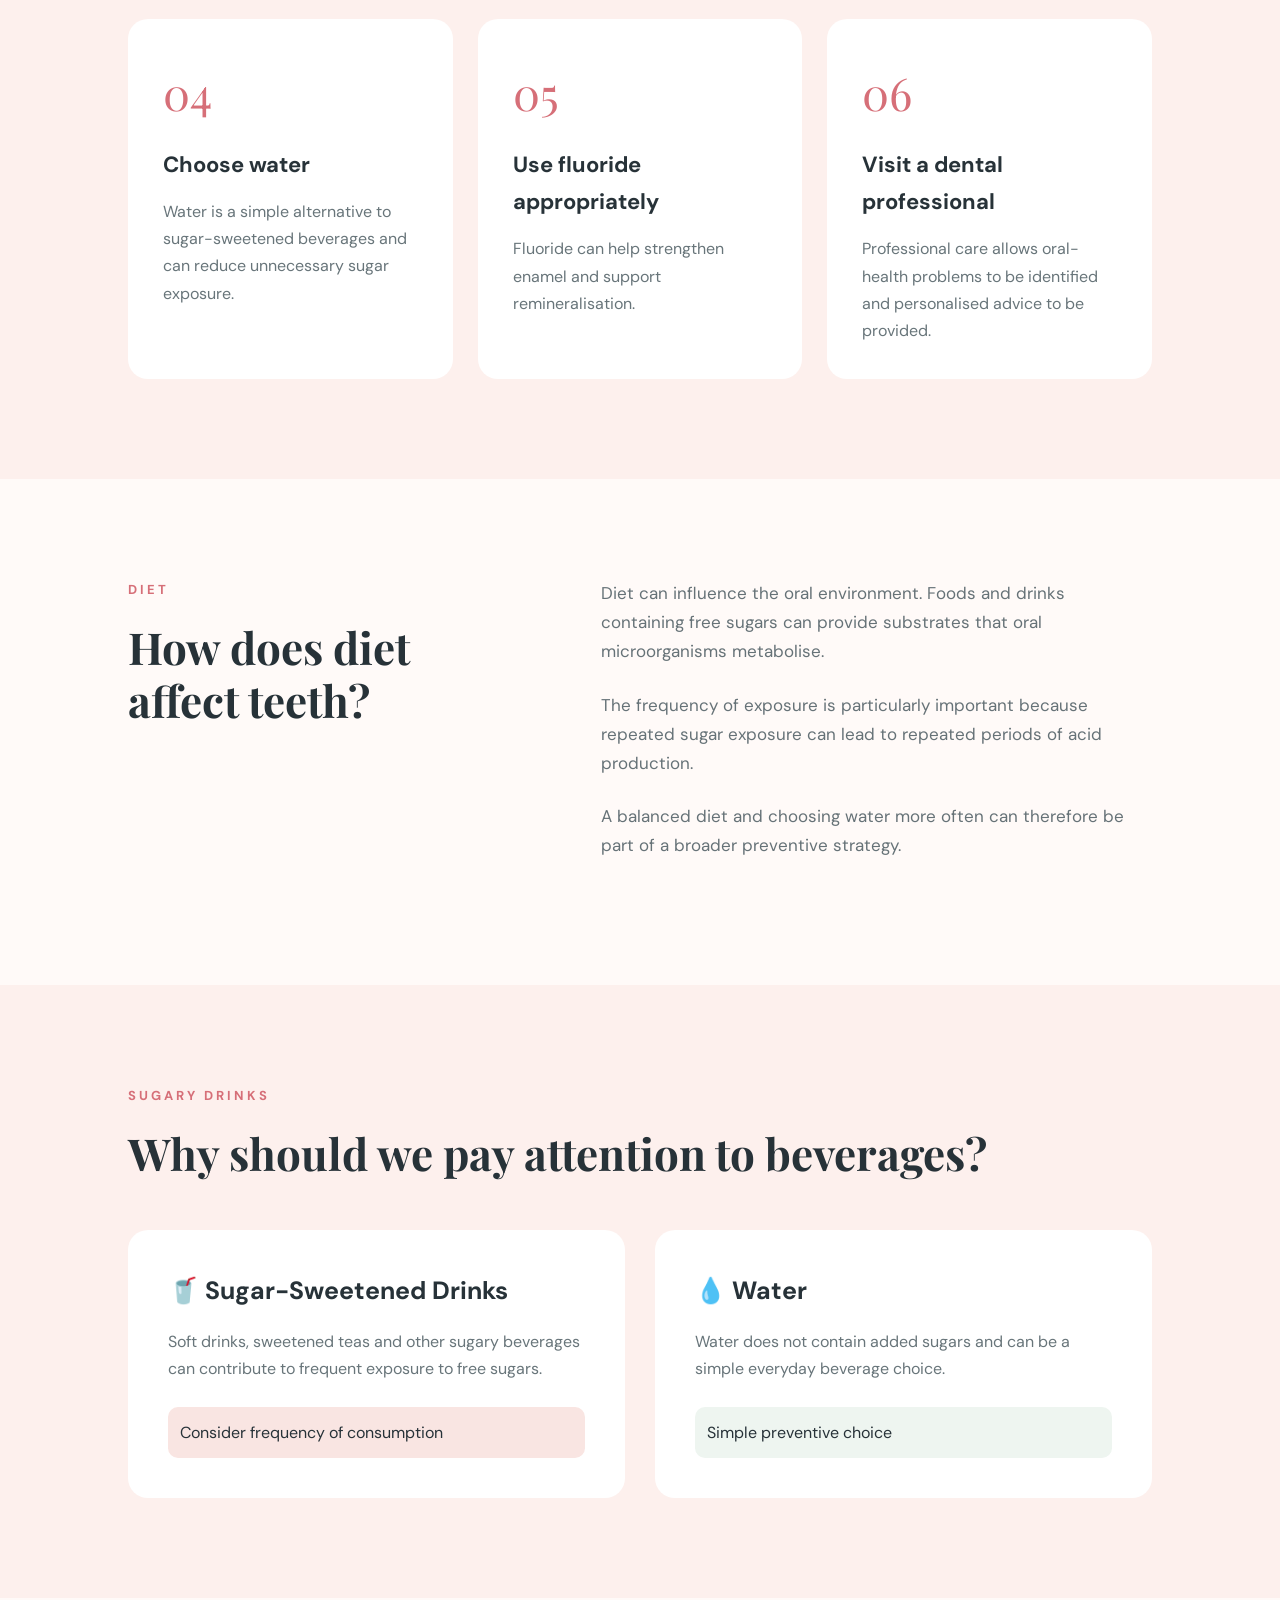
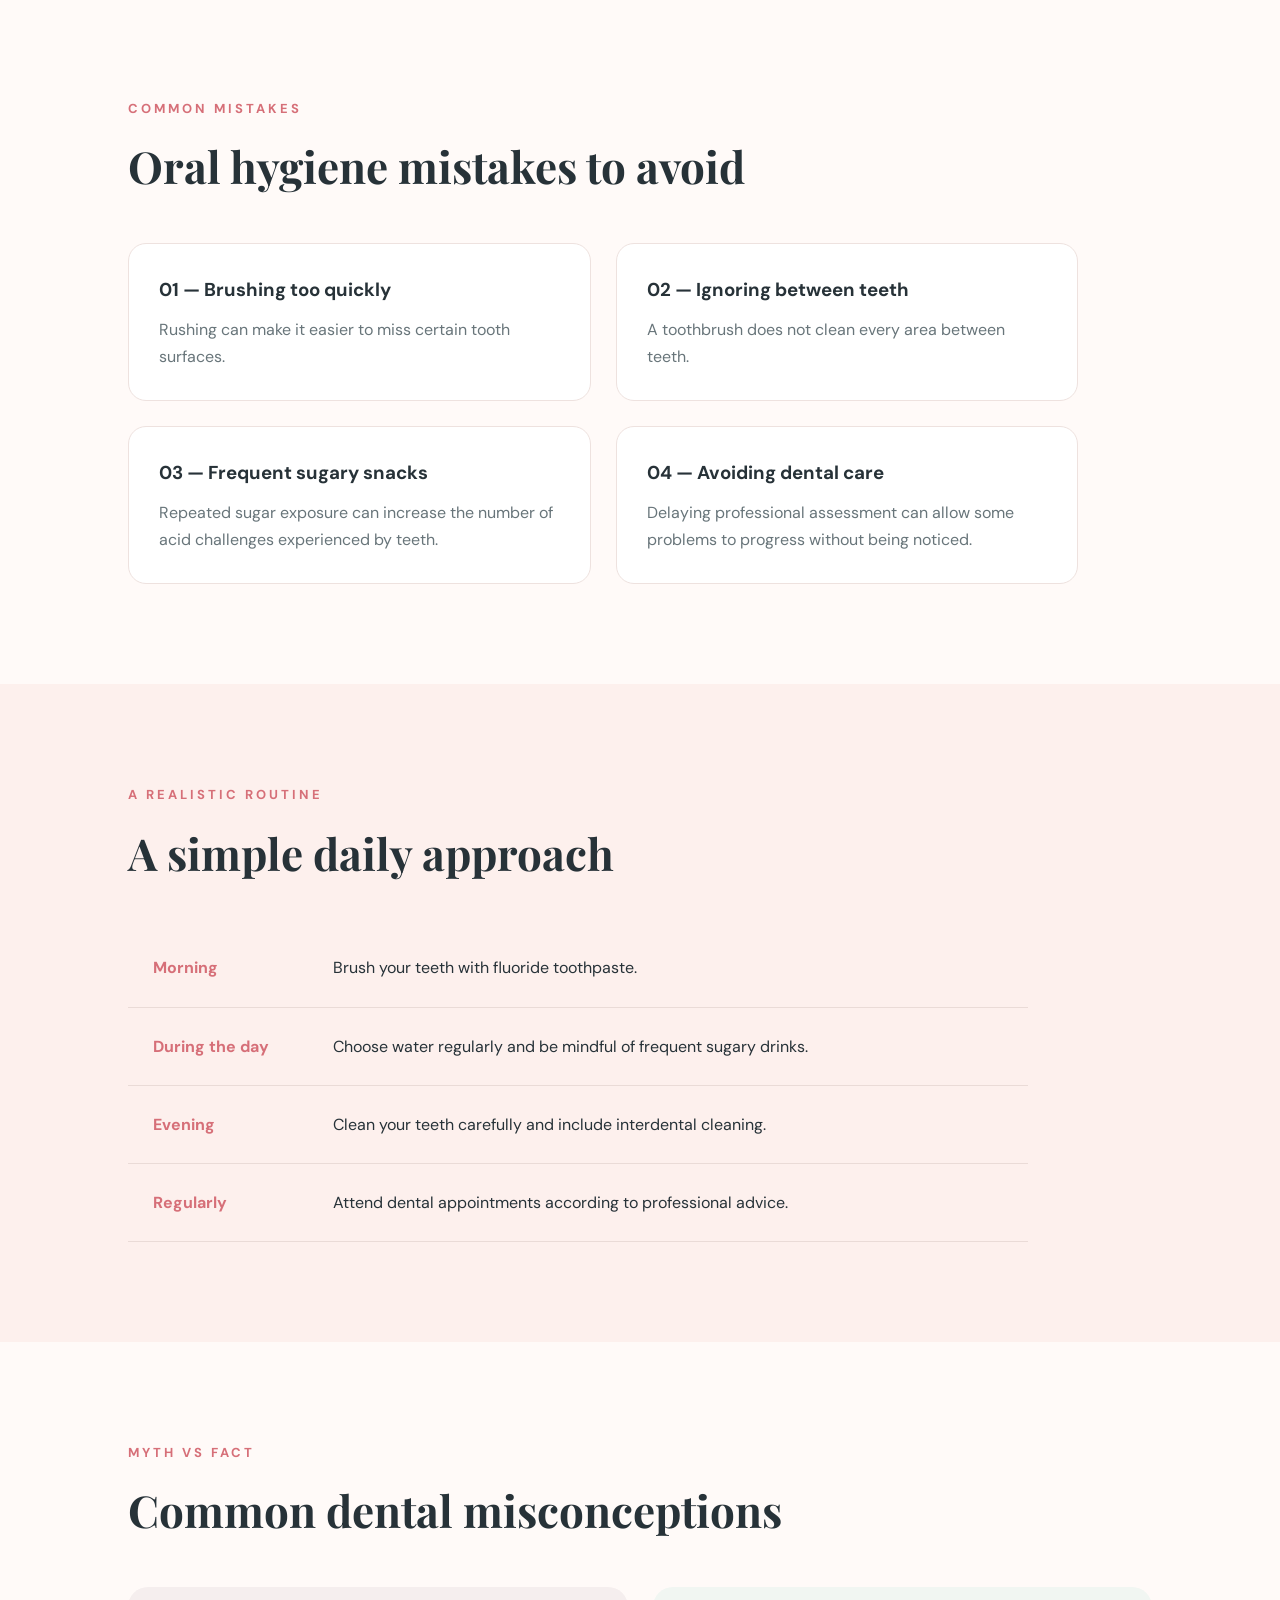
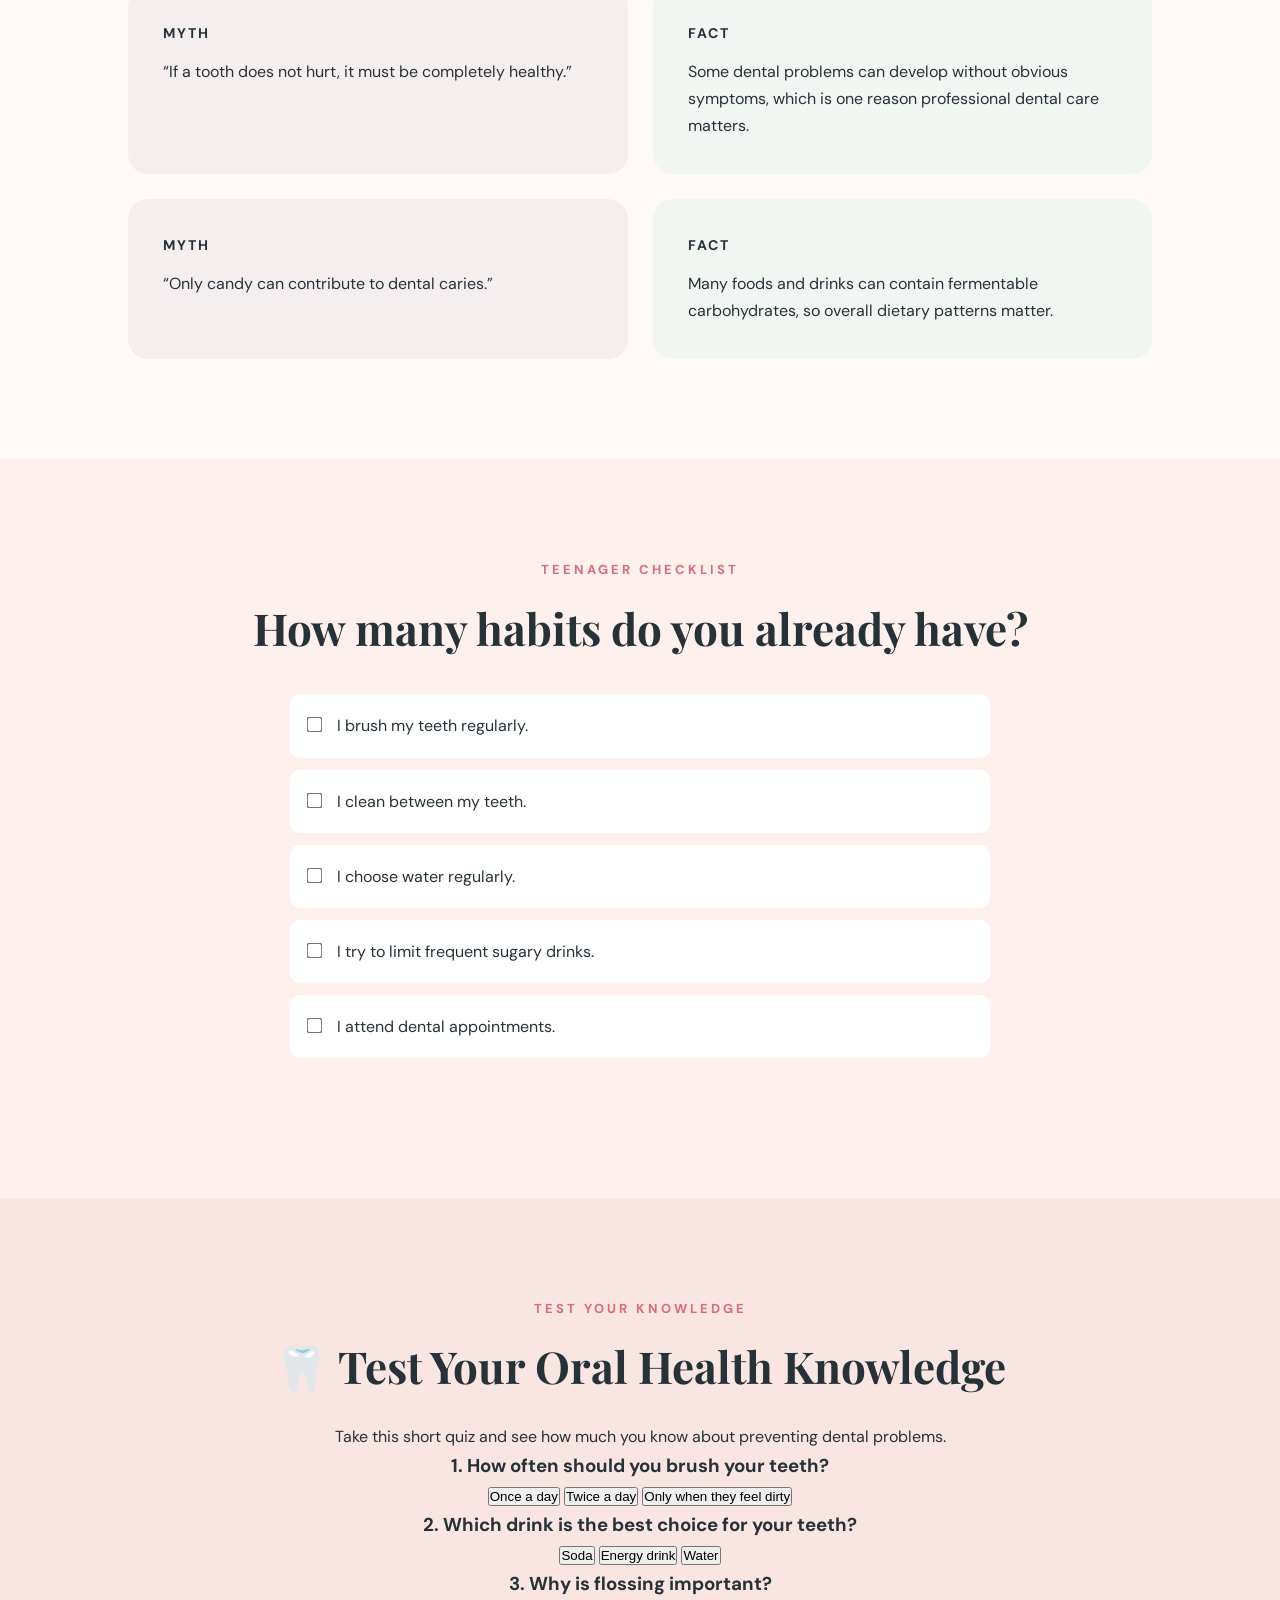
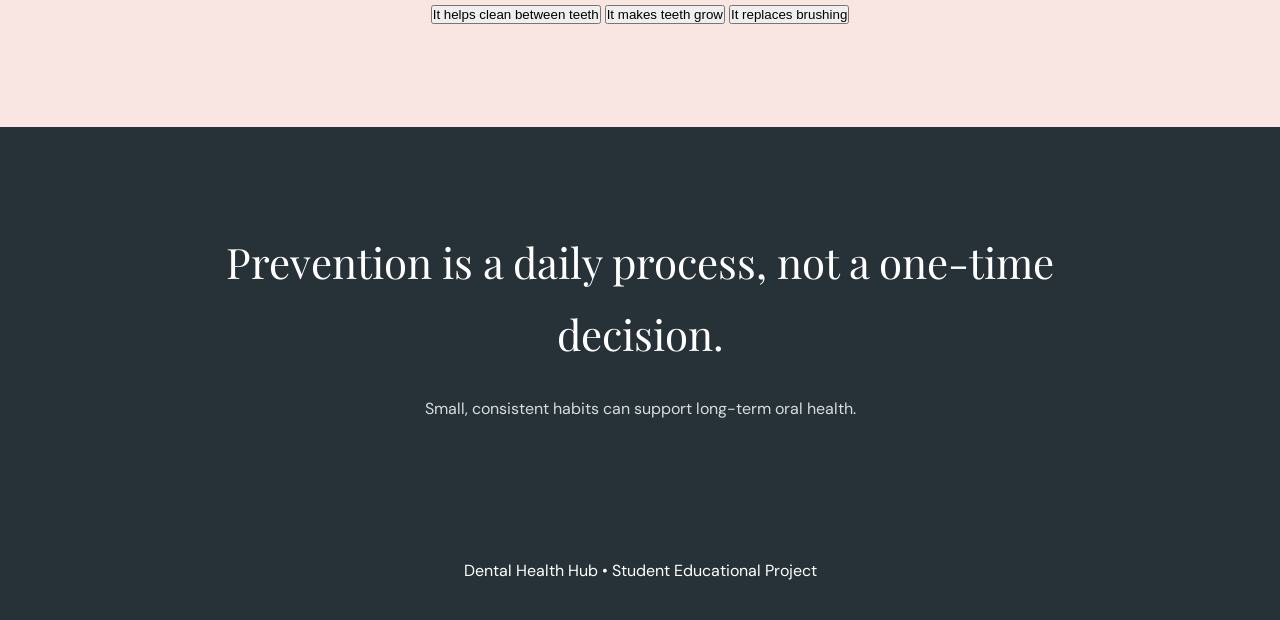
<file: prevention.html>
<!DOCTYPE html>
<html lang="en">
<head>
    <meta charset="UTF-8">
    <meta name="viewport" content="width=device-width, initial-scale=1.0">
    <title>Prevention | Dental Health Hub</title>
    <link rel="stylesheet" href="styles.css">
</head>

<body>

<header>
    <div class="logo">🦷 Dental Health Hub</div>

    <nav>
        <a href="index.html">Home</a>
        <a href="oral-health.html">Oral Health</a>
        <a href="research.html">Research</a>
        <a href="prevention.html" class="active">Prevention</a>
    </nav>
</header>

<section class="page-hero">
    <p class="small-title">PREVENTION</p>
    <h1>Protecting your oral health</h1>
    <p>
        Prevention focuses on reducing risk, maintaining healthy habits
        and identifying potential problems early.
    </p>
</section>

<section class="section">
    <p class="small-title">WHY PREVENTION?</p>
    <h2>Prevention is the foundation of oral health.</h2>

    <p class="large-text">
        Many oral diseases develop gradually. Preventive care aims to
        reduce exposure to risk factors and support the natural protective
        mechanisms of the mouth.
    </p>

    <p class="large-text">
        Good oral health is not based on one single habit. It results from
        several behaviours working together, including oral hygiene,
        appropriate fluoride exposure, healthy dietary habits and
        professional dental care.
    </p>
</section>

<section class="light-section">
    <p class="small-title">DAILY HABITS</p>
    <h2>Six habits that support oral health</h2>

    <div class="prevention-grid">

        <div class="prevention-card">
            <div class="big-number">01</div>
            <h3>Brush your teeth</h3>
            <p>
                Brush regularly using fluoride toothpaste and make sure
                tooth surfaces are cleaned carefully.
            </p>
        </div>

        <div class="prevention-card">
            <div class="big-number">02</div>
            <h3>Clean between teeth</h3>
            <p>
                Interdental cleaning helps remove plaque and debris from
                areas that may be difficult to reach with a toothbrush.
            </p>
        </div>

        <div class="prevention-card">
            <div class="big-number">03</div>
            <h3>Limit frequent sugar exposure</h3>
            <p>
                Reducing frequent exposure to free sugars can help reduce
                conditions associated with dental caries.
            </p>
        </div>

        <div class="prevention-card">
            <div class="big-number">04</div>
            <h3>Choose water</h3>
            <p>
                Water is a simple alternative to sugar-sweetened beverages
                and can reduce unnecessary sugar exposure.
            </p>
        </div>

        <div class="prevention-card">
            <div class="big-number">05</div>
            <h3>Use fluoride appropriately</h3>
            <p>
                Fluoride can help strengthen enamel and support
                remineralisation.
            </p>
        </div>

        <div class="prevention-card">
            <div class="big-number">06</div>
            <h3>Visit a dental professional</h3>
            <p>
                Professional care allows oral-health problems to be
                identified and personalised advice to be provided.
            </p>
        </div>

    </div>
</section>

<section class="section">

    <div class="two-column">

        <div>
            <p class="small-title">DIET</p>
            <h2>How does diet affect teeth?</h2>
        </div>

        <div>

            <p class="large-text">
                Diet can influence the oral environment. Foods and drinks
                containing free sugars can provide substrates that oral
                microorganisms metabolise.
            </p>

            <p class="large-text">
                The frequency of exposure is particularly important because
                repeated sugar exposure can lead to repeated periods of
                acid production.
            </p>

            <p class="large-text">
                A balanced diet and choosing water more often can therefore
                be part of a broader preventive strategy.
            </p>

        </div>

    </div>

</section>

<section class="light-section">

    <p class="small-title">SUGARY DRINKS</p>
    <h2>Why should we pay attention to beverages?</h2>

    <div class="drink-comparison">

        <div class="drink-card">
            <h3>🥤 Sugar-Sweetened Drinks</h3>

            <p>
                Soft drinks, sweetened teas and other sugary beverages
                can contribute to frequent exposure to free sugars.
            </p>

            <div class="risk">
                Consider frequency of consumption
            </div>
        </div>

        <div class="drink-card">
            <h3>💧 Water</h3>

            <p>
                Water does not contain added sugars and can be a simple
                everyday beverage choice.
            </p>

            <div class="safe">
                Simple preventive choice
            </div>
        </div>

    </div>

</section>

<section class="section">

    <p class="small-title">COMMON MISTAKES</p>
    <h2>Oral hygiene mistakes to avoid</h2>

    <div class="mistakes">

        <div>
            <h3>01 — Brushing too quickly</h3>
            <p>
                Rushing can make it easier to miss certain tooth surfaces.
            </p>
        </div>

        <div>
            <h3>02 — Ignoring between teeth</h3>
            <p>
                A toothbrush does not clean every area between teeth.
            </p>
        </div>

        <div>
            <h3>03 — Frequent sugary snacks</h3>
            <p>
                Repeated sugar exposure can increase the number of acid
                challenges experienced by teeth.
            </p>
        </div>

        <div>
            <h3>04 — Avoiding dental care</h3>
            <p>
                Delaying professional assessment can allow some problems
                to progress without being noticed.
            </p>
        </div>

    </div>

</section>

<section class="light-section">

    <p class="small-title">A REALISTIC ROUTINE</p>
    <h2>A simple daily approach</h2>

    <div class="routine">

        <div class="routine-item">
            <span>Morning</span>
            <p>Brush your teeth with fluoride toothpaste.</p>
        </div>

        <div class="routine-item">
            <span>During the day</span>
            <p>
                Choose water regularly and be mindful of frequent
                sugary drinks.
            </p>
        </div>

        <div class="routine-item">
            <span>Evening</span>
            <p>
                Clean your teeth carefully and include interdental cleaning.
            </p>
        </div>

        <div class="routine-item">
            <span>Regularly</span>
            <p>
                Attend dental appointments according to professional advice.
            </p>
        </div>

    </div>

</section>

<section class="section">

    <p class="small-title">MYTH VS FACT</p>
    <h2>Common dental misconceptions</h2>

    <div class="myth-grid">

        <div class="myth">
            <h3>MYTH</h3>
            <p>
                “If a tooth does not hurt, it must be completely healthy.”
            </p>
        </div>

        <div class="fact-box">
            <h3>FACT</h3>
            <p>
                Some dental problems can develop without obvious symptoms,
                which is one reason professional dental care matters.
            </p>
        </div>

        <div class="myth">
            <h3>MYTH</h3>
            <p>
                “Only candy can contribute to dental caries.”
            </p>
        </div>

        <div class="fact-box">
            <h3>FACT</h3>
            <p>
                Many foods and drinks can contain fermentable carbohydrates,
                so overall dietary patterns matter.
            </p>
        </div>

    </div>

</section>

<section class="checklist-section">

    <p class="small-title">TEENAGER CHECKLIST</p>
    <h2>How many habits do you already have?</h2>

    <div class="checklist">

        <label>
            <input type="checkbox">
            I brush my teeth regularly.
        </label>

        <label>
            <input type="checkbox">
            I clean between my teeth.
        </label>

        <label>
            <input type="checkbox">
            I choose water regularly.
        </label>

        <label>
            <input type="checkbox">
            I try to limit frequent sugary drinks.
        </label>

        <label>
            <input type="checkbox">
            I attend dental appointments.
        </label>

    </div>

</section>

<!-- QUIZ -->

<section class="quiz-section">

    <p class="small-title">TEST YOUR KNOWLEDGE</p>

    <h2>🦷 Test Your Oral Health Knowledge</h2>

    <p>
        Take this short quiz and see how much you know about
        preventing dental problems.
    </p>

    <!-- Question 1 -->

    <div class="quiz-question">

        <h3>1. How often should you brush your teeth?</h3>

        <button onclick="checkAnswer(this, false)">
            Once a day
        </button>

        <button onclick="checkAnswer(this, true)">
            Twice a day
        </button>

        <button onclick="checkAnswer(this, false)">
            Only when they feel dirty
        </button>

        <p id="result1"></p>

    </div>

    <!-- Question 2 -->

    <div class="quiz-question">

        <h3>2. Which drink is the best choice for your teeth?</h3>

        <button onclick="checkAnswer(this, false)">
            Soda
        </button>

        <button onclick="checkAnswer(this, false)">
            Energy drink
        </button>

        <button onclick="checkAnswer(this, true)">
            Water
        </button>

        <p id="result2"></p>

    </div>

    <!-- Question 3 -->

    <div class="quiz-question">

        <h3>3. Why is flossing important?</h3>

        <button onclick="checkAnswer(this, true)">
            It helps clean between teeth
        </button>

        <button onclick="checkAnswer(this, false)">
            It makes teeth grow
        </button>

        <button onclick="checkAnswer(this, false)">
            It replaces brushing
        </button>

        <p id="result3"></p>

    </div>

</section>

<section class="quote-section">

    <div class="quote">
        Prevention is a daily process, not a one-time decision.
    </div>

    <p>
        Small, consistent habits can support long-term oral health.
    </p>

</section>

<footer>
    <p>
        Dental Health Hub • Student Educational Project
    </p>
</footer>

<script src="script.js"></script>

</body>
</html>
</file>
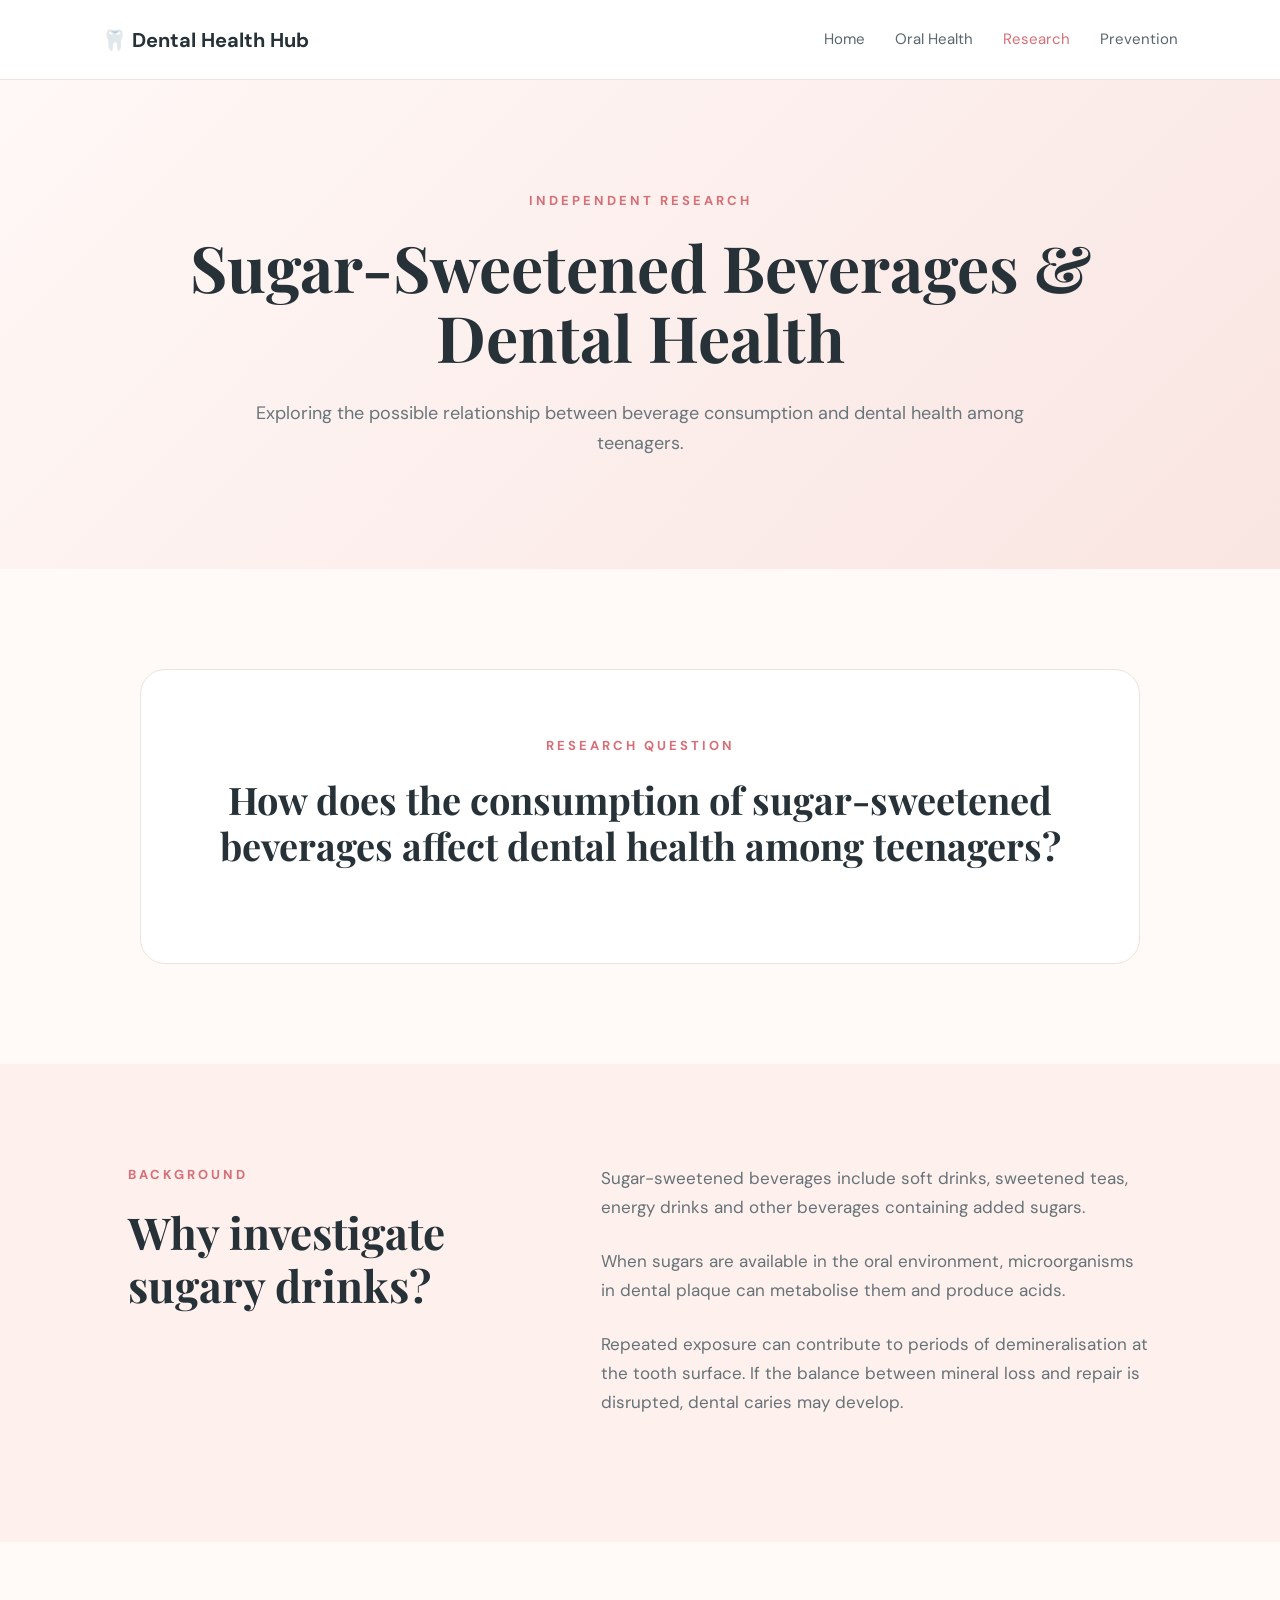
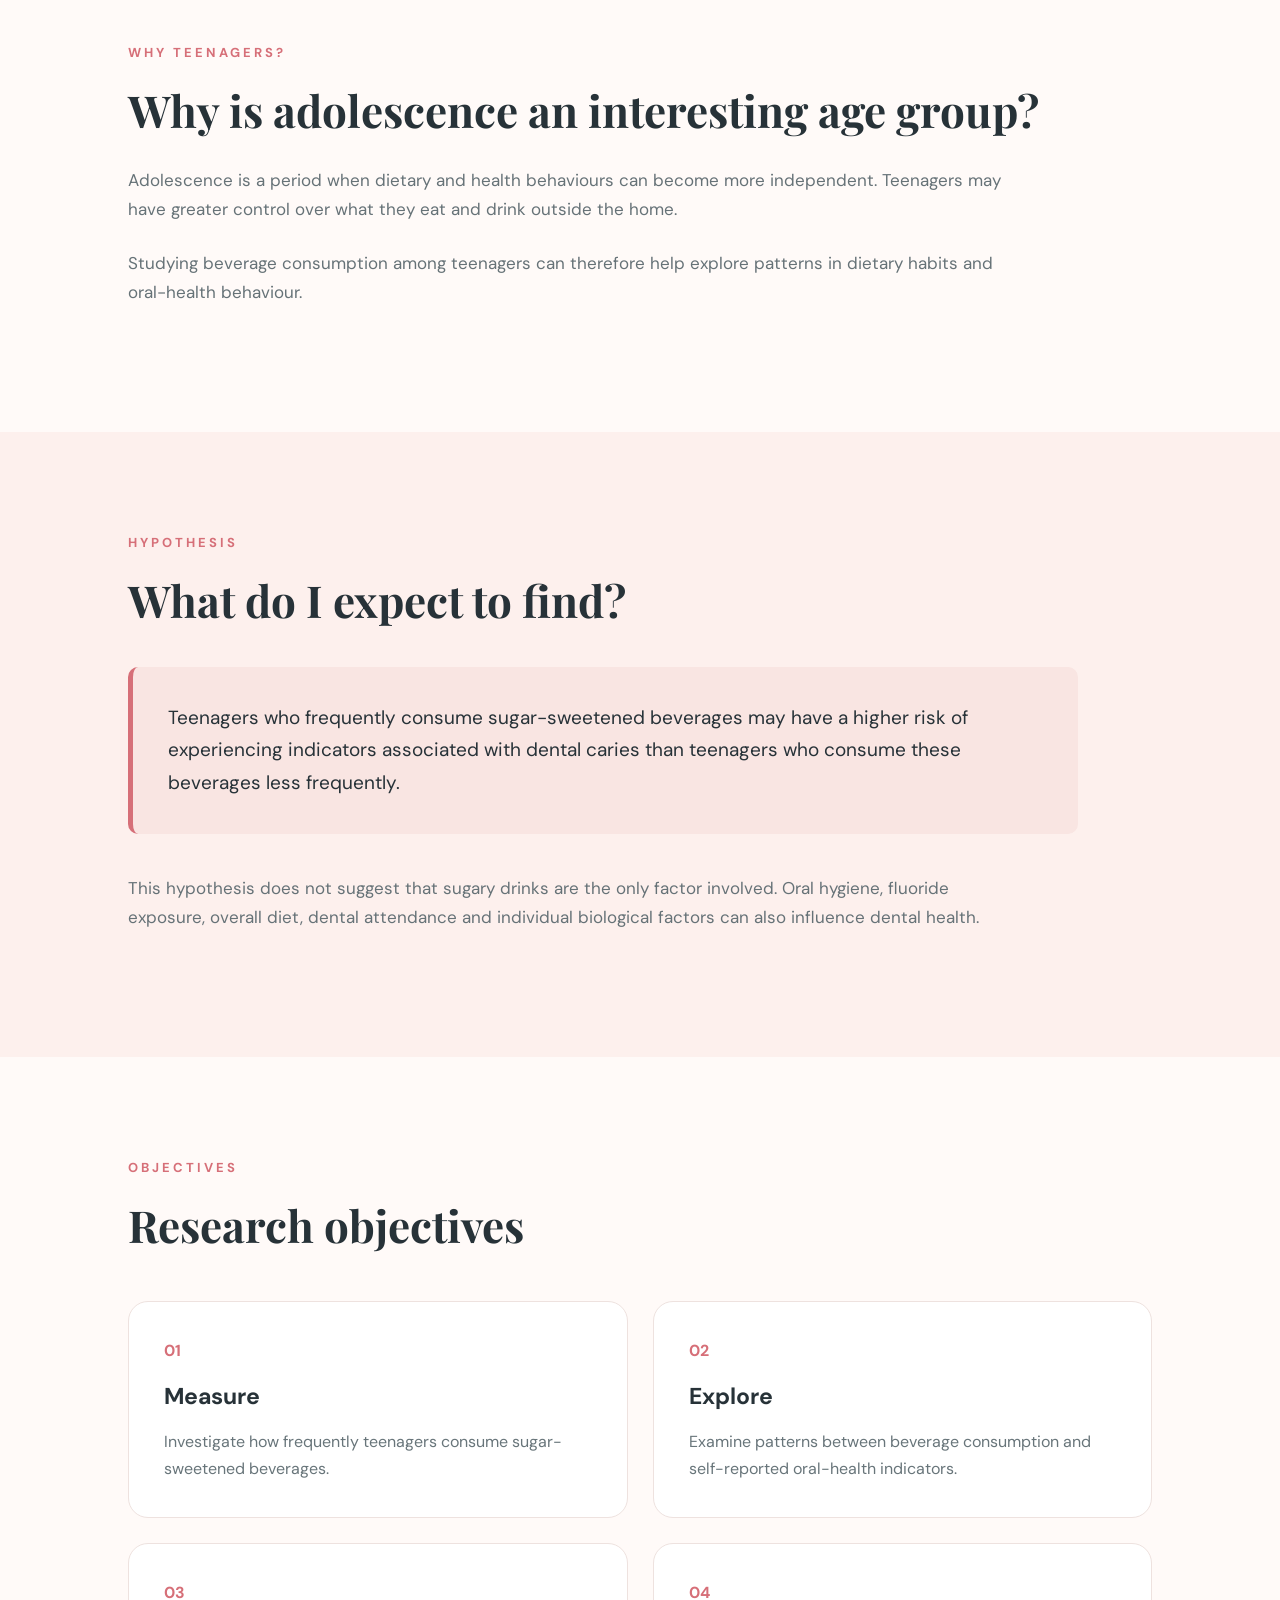
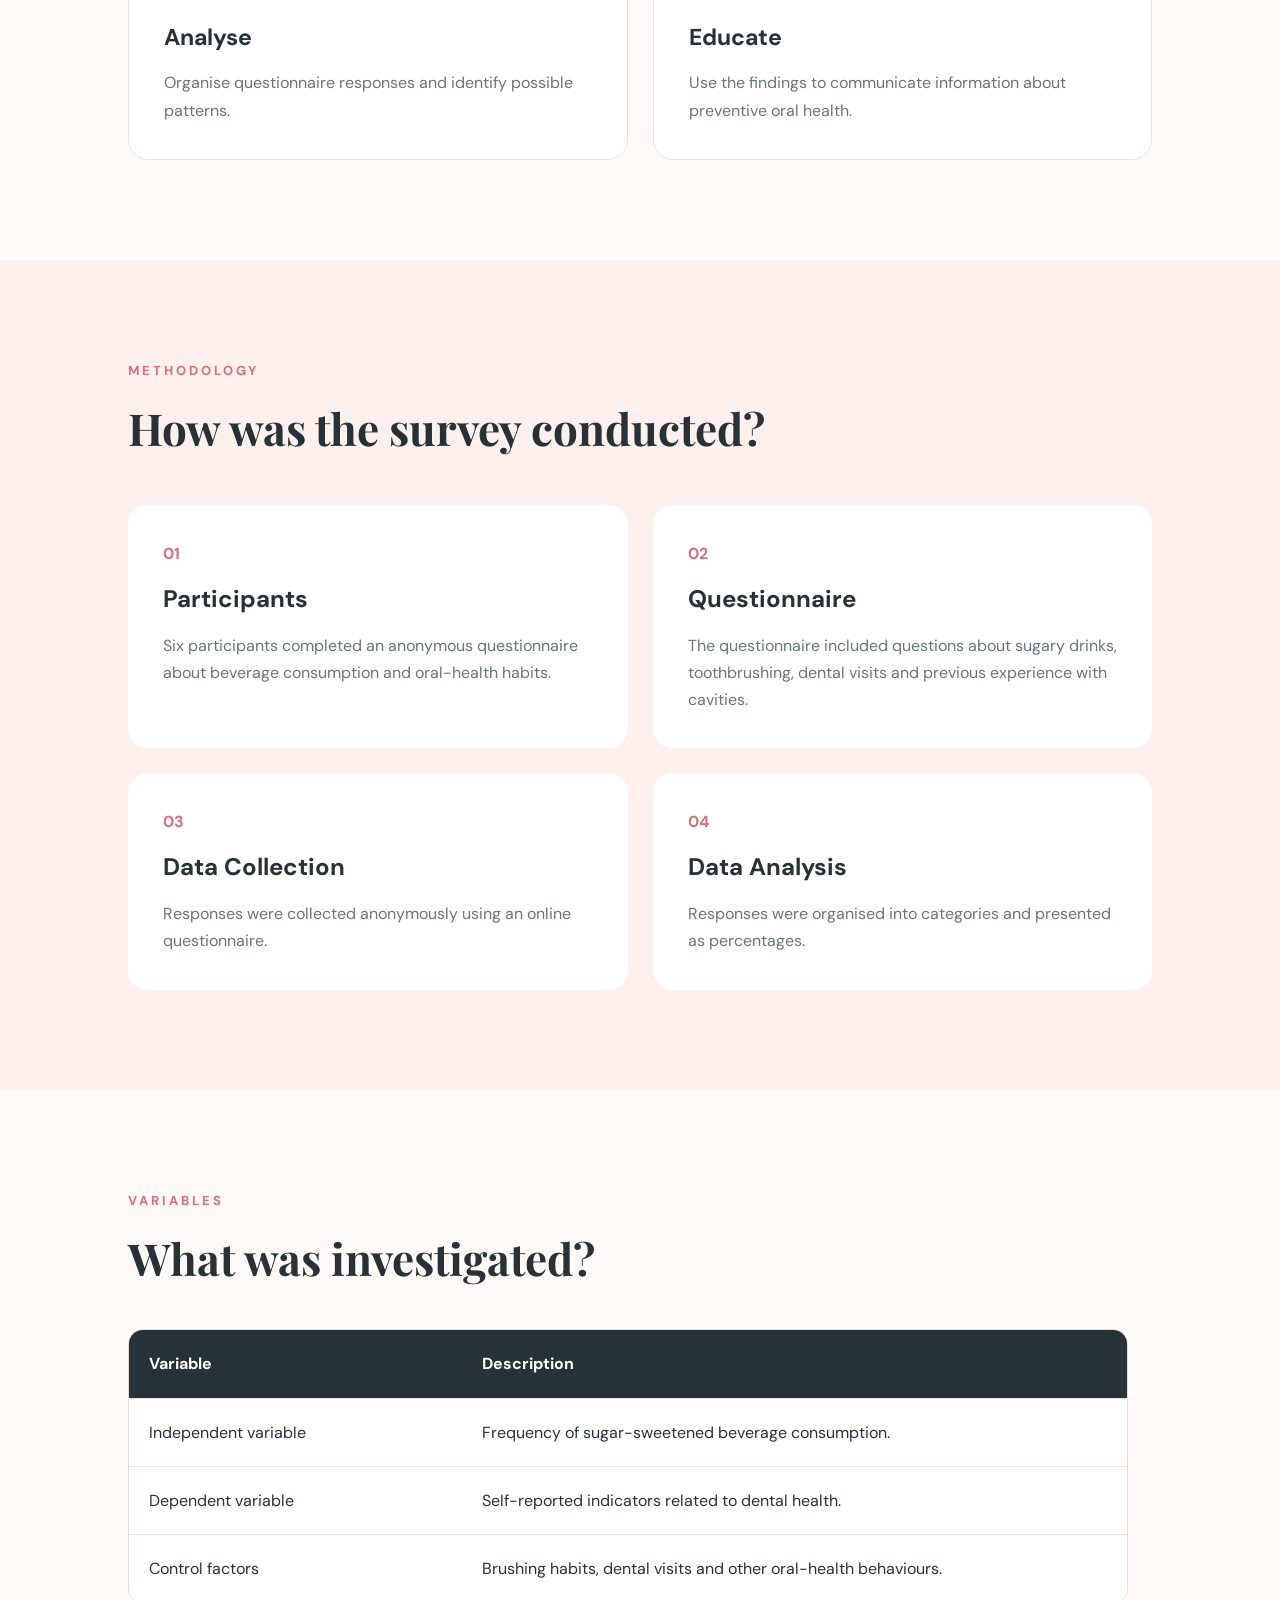
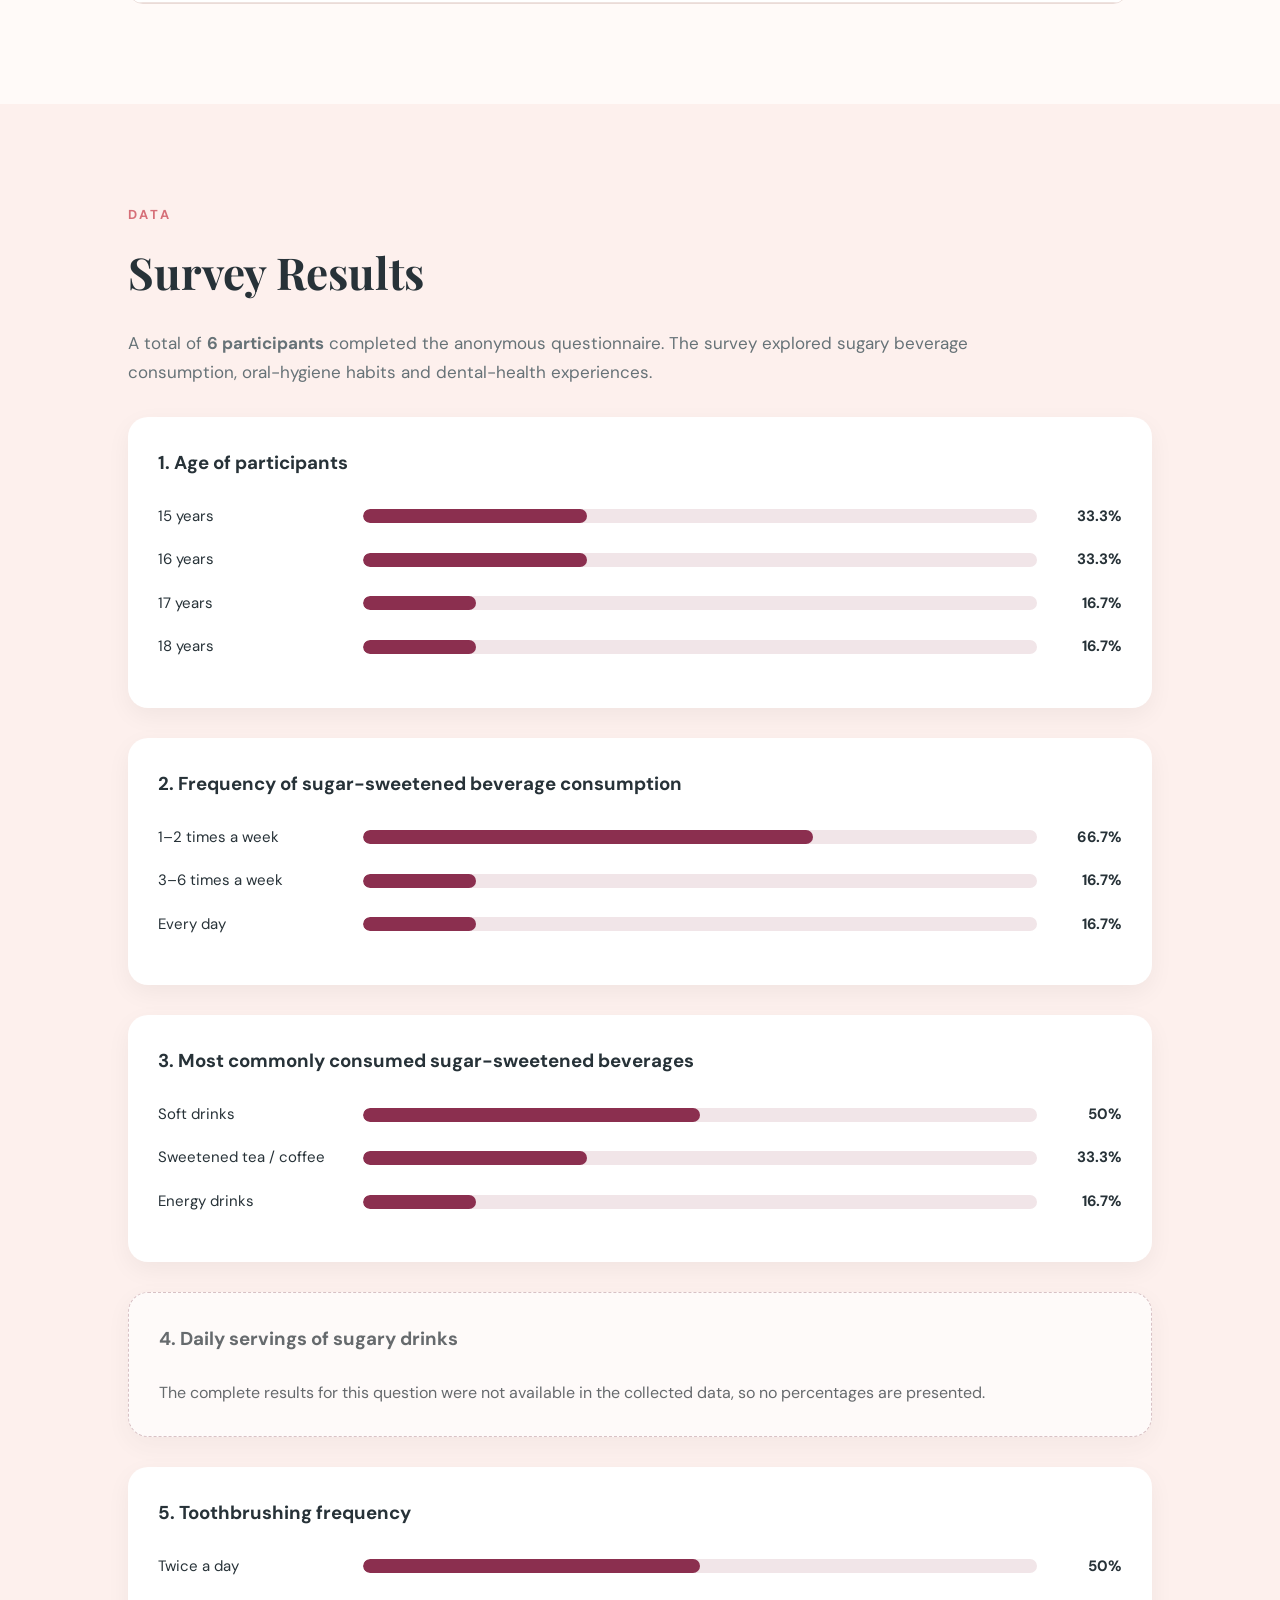
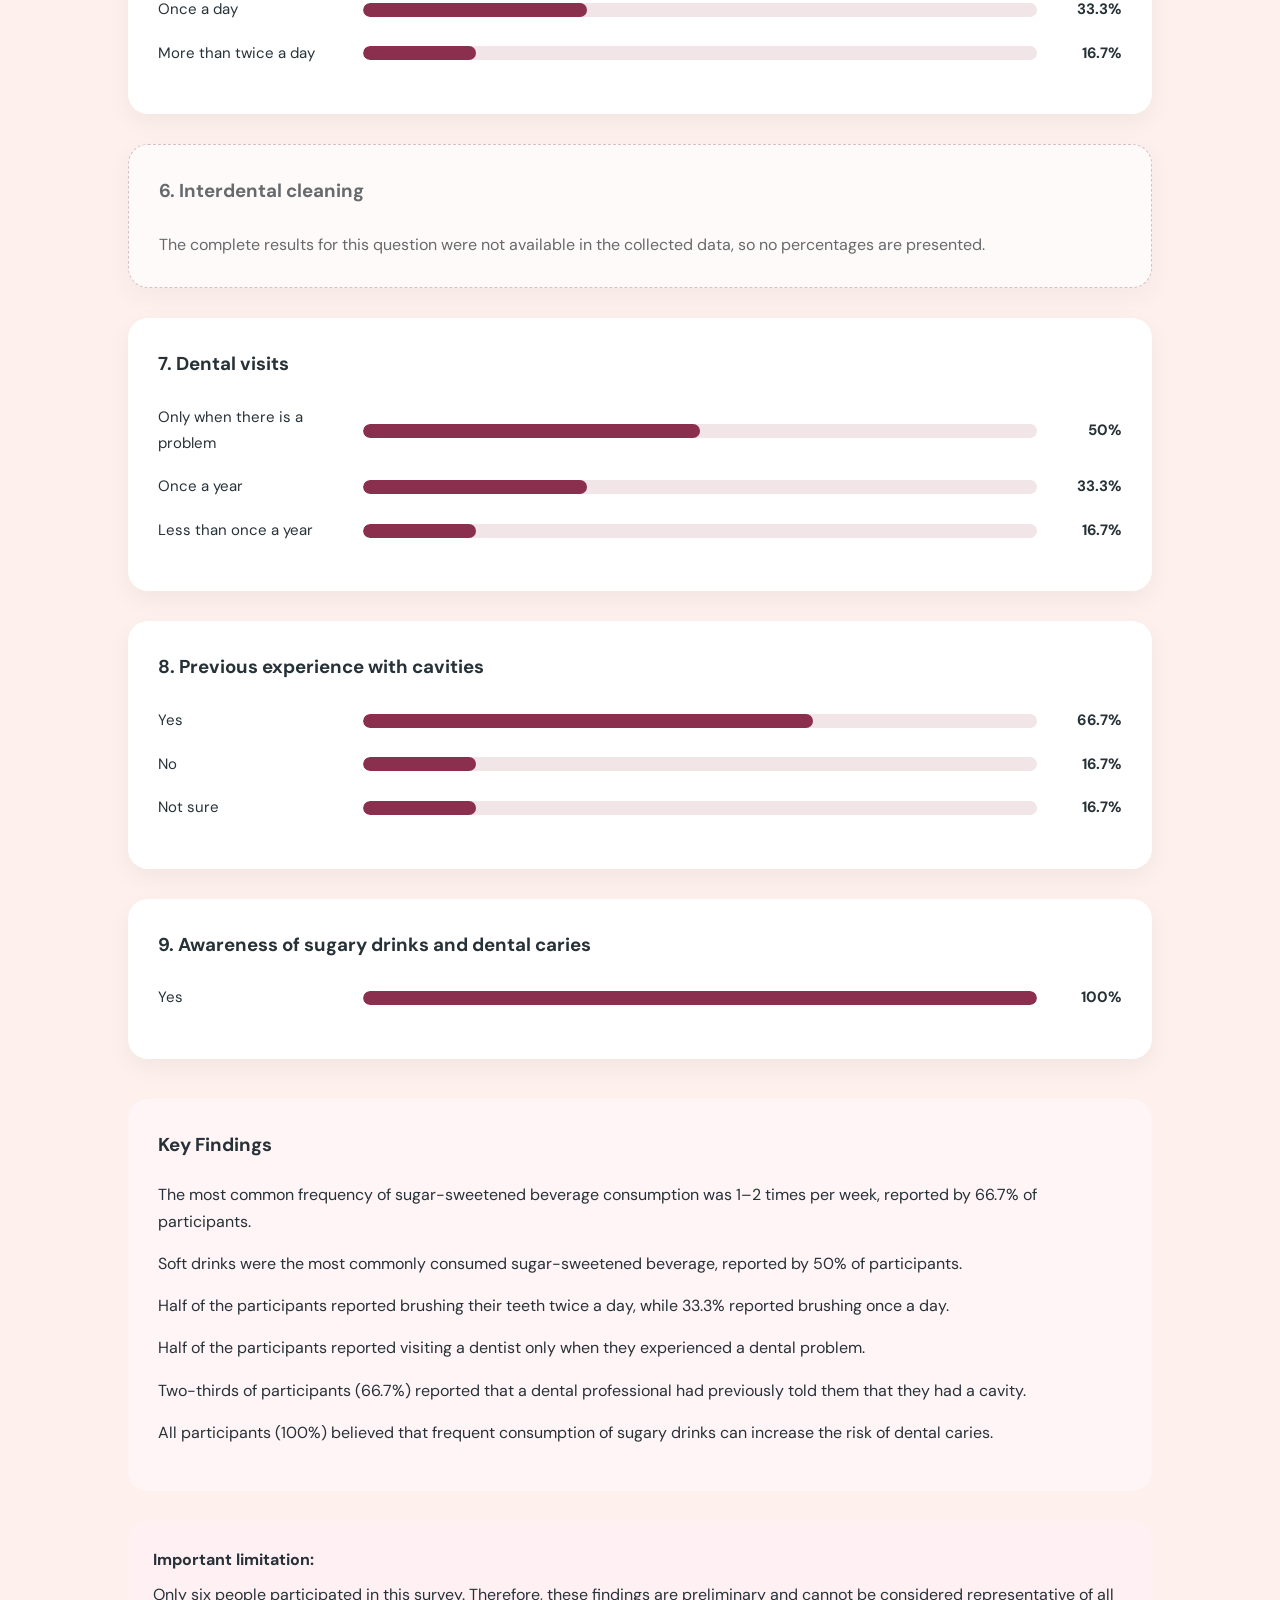
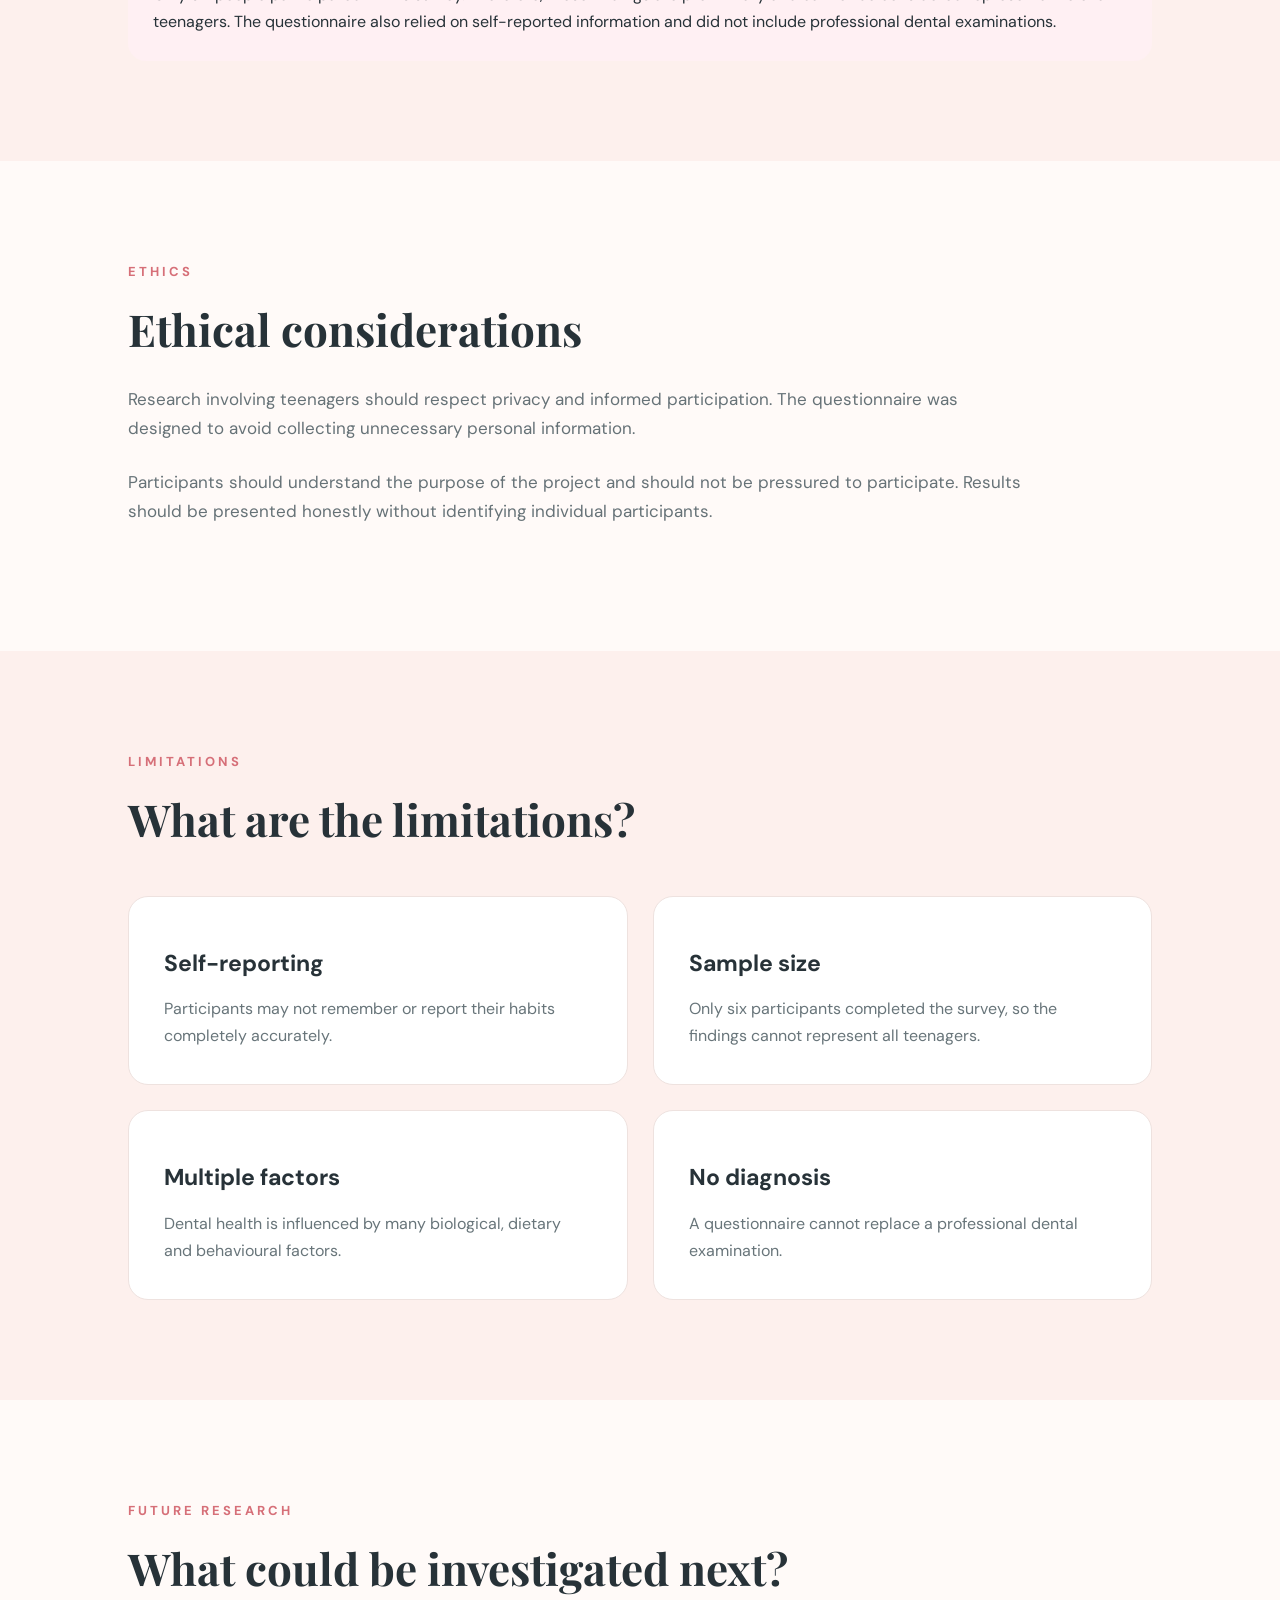
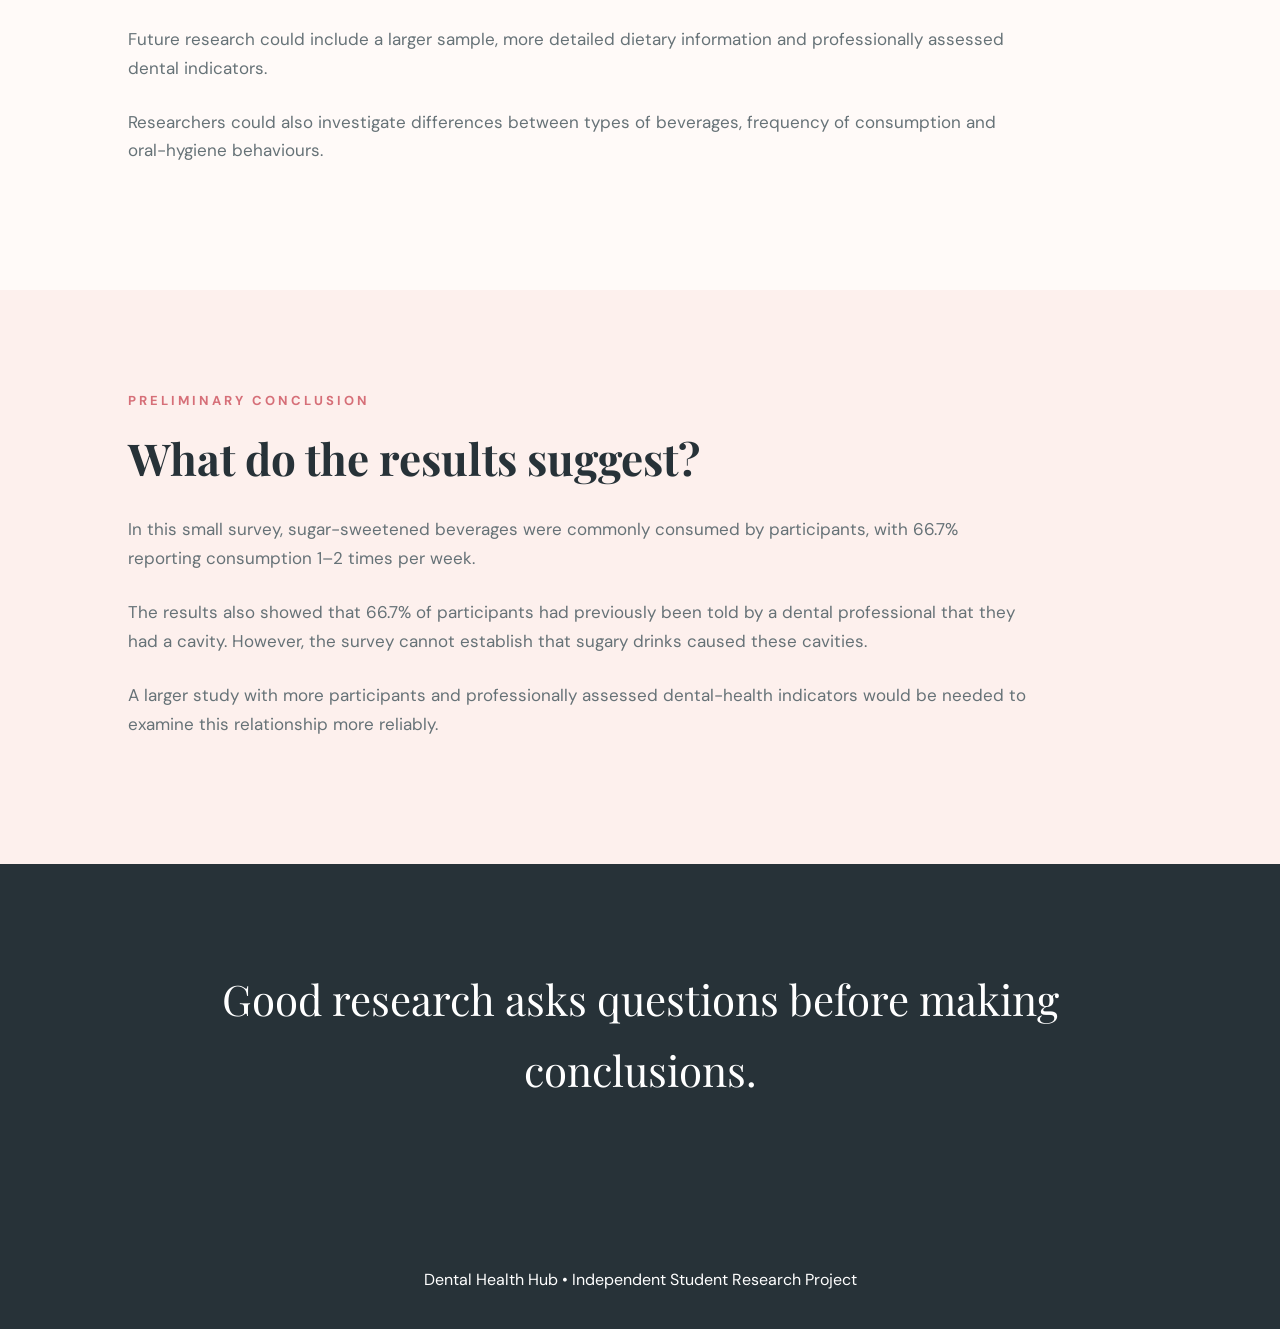
<file: research.html>
<!DOCTYPE html>
<html lang="en">
<head>
    <meta charset="UTF-8">
    <meta name="viewport" content="width=device-width, initial-scale=1.0">
    <title>Research | Dental Health Hub</title>
    <link rel="stylesheet" href="styles.css">
</head>

<body>

<header>
    <div class="logo">🦷 Dental Health Hub</div>

    <nav>
        <a href="index.html">Home</a>
        <a href="oral-health.html">Oral Health</a>
        <a href="research.html" class="active">Research</a>
        <a href="prevention.html">Prevention</a>
    </nav>
</header>


<!-- HERO -->

<section class="page-hero">

    <p class="small-title">INDEPENDENT RESEARCH</p>

    <h1>
        Sugar-Sweetened Beverages
        & Dental Health
    </h1>

    <p>
        Exploring the possible relationship between beverage consumption
        and dental health among teenagers.
    </p>

</section>


<!-- RESEARCH QUESTION -->

<section class="section">

    <div class="research-question">

        <p class="small-title">RESEARCH QUESTION</p>

        <h2>
            How does the consumption of sugar-sweetened beverages affect
            dental health among teenagers?
        </h2>

    </div>

</section>


<!-- BACKGROUND -->

<section class="light-section">

    <div class="two-column">

        <div>
            <p class="small-title">BACKGROUND</p>

            <h2>Why investigate sugary drinks?</h2>
        </div>

        <div>

            <p class="large-text">
                Sugar-sweetened beverages include soft drinks, sweetened
                teas, energy drinks and other beverages containing added
                sugars.
            </p>

            <p class="large-text">
                When sugars are available in the oral environment,
                microorganisms in dental plaque can metabolise them
                and produce acids.
            </p>

            <p class="large-text">
                Repeated exposure can contribute to periods of
                demineralisation at the tooth surface. If the balance
                between mineral loss and repair is disrupted, dental
                caries may develop.
            </p>

        </div>

    </div>

</section>


<!-- WHY TEENAGERS -->

<section class="section">

    <p class="small-title">WHY TEENAGERS?</p>

    <h2>Why is adolescence an interesting age group?</h2>

    <p class="large-text">
        Adolescence is a period when dietary and health behaviours can
        become more independent. Teenagers may have greater control over
        what they eat and drink outside the home.
    </p>

    <p class="large-text">
        Studying beverage consumption among teenagers can therefore help
        explore patterns in dietary habits and oral-health behaviour.
    </p>

</section>


<!-- HYPOTHESIS -->

<section class="light-section">

    <p class="small-title">HYPOTHESIS</p>

    <h2>What do I expect to find?</h2>

    <div class="highlight-box">

        <p>
            Teenagers who frequently consume sugar-sweetened beverages
            may have a higher risk of experiencing indicators associated
            with dental caries than teenagers who consume these beverages
            less frequently.
        </p>

    </div>

    <p class="large-text">
        This hypothesis does not suggest that sugary drinks are the only
        factor involved. Oral hygiene, fluoride exposure, overall diet,
        dental attendance and individual biological factors can also
        influence dental health.
    </p>

</section>


<!-- OBJECTIVES -->

<section class="section">

    <p class="small-title">OBJECTIVES</p>

    <h2>Research objectives</h2>

    <div class="cards">

        <div class="card">
            <span>01</span>
            <h3>Measure</h3>
            <p>
                Investigate how frequently teenagers consume
                sugar-sweetened beverages.
            </p>
        </div>

        <div class="card">
            <span>02</span>
            <h3>Explore</h3>
            <p>
                Examine patterns between beverage consumption and
                self-reported oral-health indicators.
            </p>
        </div>

        <div class="card">
            <span>03</span>
            <h3>Analyse</h3>
            <p>
                Organise questionnaire responses and identify
                possible patterns.
            </p>
        </div>

        <div class="card">
            <span>04</span>
            <h3>Educate</h3>
            <p>
                Use the findings to communicate information about
                preventive oral health.
            </p>
        </div>

    </div>

</section>


<!-- METHODOLOGY -->

<section class="light-section">

    <p class="small-title">METHODOLOGY</p>

    <h2>How was the survey conducted?</h2>

    <div class="steps">

        <div class="step">
            <span>01</span>
            <h3>Participants</h3>
            <p>
                Six participants completed an anonymous questionnaire
                about beverage consumption and oral-health habits.
            </p>
        </div>

        <div class="step">
            <span>02</span>
            <h3>Questionnaire</h3>
            <p>
                The questionnaire included questions about sugary drinks,
                toothbrushing, dental visits and previous experience
                with cavities.
            </p>
        </div>

        <div class="step">
            <span>03</span>
            <h3>Data Collection</h3>
            <p>
                Responses were collected anonymously using an online
                questionnaire.
            </p>
        </div>

        <div class="step">
            <span>04</span>
            <h3>Data Analysis</h3>
            <p>
                Responses were organised into categories and presented
                as percentages.
            </p>
        </div>

    </div>

</section>


<!-- VARIABLES -->

<section class="section">

    <p class="small-title">VARIABLES</p>

    <h2>What was investigated?</h2>

    <div class="research-table">

        <div class="table-row table-header">
            <div>Variable</div>
            <div>Description</div>
        </div>

        <div class="table-row">
            <div>Independent variable</div>
            <div>
                Frequency of sugar-sweetened beverage consumption.
            </div>
        </div>

        <div class="table-row">
            <div>Dependent variable</div>
            <div>
                Self-reported indicators related to dental health.
            </div>
        </div>

        <div class="table-row">
            <div>Control factors</div>
            <div>
                Brushing habits, dental visits and other
                oral-health behaviours.
            </div>
        </div>

    </div>

</section>


<!-- REAL RESULTS -->

<section class="light-section">

    <p class="small-title">DATA</p>

    <h2>Survey Results</h2>

    <p class="large-text">
        A total of <strong>6 participants</strong> completed the
        anonymous questionnaire. The survey explored sugary beverage
        consumption, oral-hygiene habits and dental-health experiences.
    </p>


    <!-- AGE -->

    <div class="result-block">

        <h3>1. Age of participants</h3>

        <div class="result-row">
            <span>15 years</span>
            <div class="result-bar">
                <div style="width: 33.3%;"></div>
            </div>
            <strong>33.3%</strong>
        </div>

        <div class="result-row">
            <span>16 years</span>
            <div class="result-bar">
                <div style="width: 33.3%;"></div>
            </div>
            <strong>33.3%</strong>
        </div>

        <div class="result-row">
            <span>17 years</span>
            <div class="result-bar">
                <div style="width: 16.7%;"></div>
            </div>
            <strong>16.7%</strong>
        </div>

        <div class="result-row">
            <span>18 years</span>
            <div class="result-bar">
                <div style="width: 16.7%;"></div>
            </div>
            <strong>16.7%</strong>
        </div>

    </div>


    <!-- SUGARY DRINK FREQUENCY -->

    <div class="result-block">

        <h3>2. Frequency of sugar-sweetened beverage consumption</h3>

        <div class="result-row">
            <span>1–2 times a week</span>
            <div class="result-bar">
                <div style="width: 66.7%;"></div>
            </div>
            <strong>66.7%</strong>
        </div>

        <div class="result-row">
            <span>3–6 times a week</span>
            <div class="result-bar">
                <div style="width: 16.7%;"></div>
            </div>
            <strong>16.7%</strong>
        </div>

        <div class="result-row">
            <span>Every day</span>
            <div class="result-bar">
                <div style="width: 16.7%;"></div>
            </div>
            <strong>16.7%</strong>
        </div>

    </div>


    <!-- BEVERAGES -->

    <div class="result-block">

        <h3>3. Most commonly consumed sugar-sweetened beverages</h3>

        <div class="result-row">
            <span>Soft drinks</span>
            <div class="result-bar">
                <div style="width: 50%;"></div>
            </div>
            <strong>50%</strong>
        </div>

        <div class="result-row">
            <span>Sweetened tea / coffee</span>
            <div class="result-bar">
                <div style="width: 33.3%;"></div>
            </div>
            <strong>33.3%</strong>
        </div>

        <div class="result-row">
            <span>Energy drinks</span>
            <div class="result-bar">
                <div style="width: 16.7%;"></div>
            </div>
            <strong>16.7%</strong>
        </div>

    </div>


    <!-- QUESTION 4 -->

    <div class="result-block unavailable">

        <h3>4. Daily servings of sugary drinks</h3>

        <p>
            The complete results for this question were not available
            in the collected data, so no percentages are presented.
        </p>

    </div>


    <!-- TOOTHBRUSHING -->

    <div class="result-block">

        <h3>5. Toothbrushing frequency</h3>

        <div class="result-row">
            <span>Twice a day</span>
            <div class="result-bar">
                <div style="width: 50%;"></div>
            </div>
            <strong>50%</strong>
        </div>

        <div class="result-row">
            <span>Once a day</span>
            <div class="result-bar">
                <div style="width: 33.3%;"></div>
            </div>
            <strong>33.3%</strong>
        </div>

        <div class="result-row">
            <span>More than twice a day</span>
            <div class="result-bar">
                <div style="width: 16.7%;"></div>
            </div>
            <strong>16.7%</strong>
        </div>

    </div>


    <!-- QUESTION 6 -->

    <div class="result-block unavailable">

        <h3>6. Interdental cleaning</h3>

        <p>
            The complete results for this question were not available
            in the collected data, so no percentages are presented.
        </p>

    </div>


    <!-- DENTIST VISITS -->

    <div class="result-block">

        <h3>7. Dental visits</h3>

        <div class="result-row">
            <span>Only when there is a problem</span>
            <div class="result-bar">
                <div style="width: 50%;"></div>
            </div>
            <strong>50%</strong>
        </div>

        <div class="result-row">
            <span>Once a year</span>
            <div class="result-bar">
                <div style="width: 33.3%;"></div>
            </div>
            <strong>33.3%</strong>
        </div>

        <div class="result-row">
            <span>Less than once a year</span>
            <div class="result-bar">
                <div style="width: 16.7%;"></div>
            </div>
            <strong>16.7%</strong>
        </div>

    </div>


    <!-- CAVITIES -->

    <div class="result-block">

        <h3>8. Previous experience with cavities</h3>

        <div class="result-row">
            <span>Yes</span>
            <div class="result-bar">
                <div style="width: 66.7%;"></div>
            </div>
            <strong>66.7%</strong>
        </div>

        <div class="result-row">
            <span>No</span>
            <div class="result-bar">
                <div style="width: 16.7%;"></div>
            </div>
            <strong>16.7%</strong>
        </div>

        <div class="result-row">
            <span>Not sure</span>
            <div class="result-bar">
                <div style="width: 16.7%;"></div>
            </div>
            <strong>16.7%</strong>
        </div>

    </div>


    <!-- AWARENESS -->

    <div class="result-block">

        <h3>9. Awareness of sugary drinks and dental caries</h3>

        <div class="result-row">
            <span>Yes</span>
            <div class="result-bar">
                <div style="width: 100%;"></div>
            </div>
            <strong>100%</strong>
        </div>

    </div>


    <!-- SUMMARY -->

    <div class="results-summary">

        <h3>Key Findings</h3>

        <p>
            The most common frequency of sugar-sweetened beverage
            consumption was 1–2 times per week, reported by 66.7%
            of participants.
        </p>

        <p>
            Soft drinks were the most commonly consumed
            sugar-sweetened beverage, reported by 50% of participants.
        </p>

        <p>
            Half of the participants reported brushing their teeth
            twice a day, while 33.3% reported brushing once a day.
        </p>

        <p>
            Half of the participants reported visiting a dentist
            only when they experienced a dental problem.
        </p>

        <p>
            Two-thirds of participants (66.7%) reported that a dental
            professional had previously told them that they had a cavity.
        </p>

        <p>
            All participants (100%) believed that frequent consumption
            of sugary drinks can increase the risk of dental caries.
        </p>

    </div>


    <!-- LIMITATION -->

    <div class="research-note">

        <strong>Important limitation:</strong>

        <p>
            Only six people participated in this survey. Therefore,
            these findings are preliminary and cannot be considered
            representative of all teenagers. The questionnaire also
            relied on self-reported information and did not include
            professional dental examinations.
        </p>

    </div>

</section>


<!-- ETHICS -->

<section class="section">

    <p class="small-title">ETHICS</p>

    <h2>Ethical considerations</h2>

    <p class="large-text">
        Research involving teenagers should respect privacy and informed
        participation. The questionnaire was designed to avoid collecting
        unnecessary personal information.
    </p>

    <p class="large-text">
        Participants should understand the purpose of the project and
        should not be pressured to participate. Results should be
        presented honestly without identifying individual participants.
    </p>

</section>


<!-- LIMITATIONS -->

<section class="light-section">

    <p class="small-title">LIMITATIONS</p>

    <h2>What are the limitations?</h2>

    <div class="cards">

        <div class="card">
            <h3>Self-reporting</h3>
            <p>
                Participants may not remember or report their habits
                completely accurately.
            </p>
        </div>

        <div class="card">
            <h3>Sample size</h3>
            <p>
                Only six participants completed the survey, so the
                findings cannot represent all teenagers.
            </p>
        </div>

        <div class="card">
            <h3>Multiple factors</h3>
            <p>
                Dental health is influenced by many biological,
                dietary and behavioural factors.
            </p>
        </div>

        <div class="card">
            <h3>No diagnosis</h3>
            <p>
                A questionnaire cannot replace a professional dental
                examination.
            </p>
        </div>

    </div>

</section>


<!-- FUTURE RESEARCH -->

<section class="section">

    <p class="small-title">FUTURE RESEARCH</p>

    <h2>What could be investigated next?</h2>

    <p class="large-text">
        Future research could include a larger sample, more detailed
        dietary information and professionally assessed dental indicators.
    </p>

    <p class="large-text">
        Researchers could also investigate differences between types
        of beverages, frequency of consumption and oral-hygiene
        behaviours.
    </p>

</section>


<!-- CONCLUSION -->

<section class="light-section">

    <p class="small-title">PRELIMINARY CONCLUSION</p>

    <h2>What do the results suggest?</h2>

    <p class="large-text">
        In this small survey, sugar-sweetened beverages were commonly
        consumed by participants, with 66.7% reporting consumption
        1–2 times per week.
    </p>

    <p class="large-text">
        The results also showed that 66.7% of participants had
        previously been told by a dental professional that they had
        a cavity. However, the survey cannot establish that sugary
        drinks caused these cavities.
    </p>

    <p class="large-text">
        A larger study with more participants and professionally
        assessed dental-health indicators would be needed to examine
        this relationship more reliably.
    </p>

</section>


<!-- QUOTE -->

<section class="quote-section">

    <div class="quote">
        Good research asks questions before making conclusions.
    </div>

</section>


<footer>

    <p>
        Dental Health Hub • Independent Student Research Project
    </p>

</footer>


</body>
</html>
</file>
<file: styles.css>
@import url('https://fonts.googleapis.com/css2?family=DM+Sans:wght@400;500;600;700&family=Playfair+Display:wght@500;600;700&display=swap');
* {
    margin: 0;
    padding: 0;
    box-sizing: border-box;
}
html {
    scroll-behavior: smooth;
}
body {
    font-family: "DM Sans", sans-serif;
    background: #fffaf8;
    color: #273238;
    line-height: 1.7;
}
header {
    min-height: 80px;
    display: flex;
    justify-content: space-between;
    align-items: center;
    padding: 0 8%;
    background: white;
    border-bottom: 1px solid #eee2df;
    position: sticky;
    top: 0;
    z-index: 100;
}
.logo {
    font-size: 20px;
    font-weight: 700;
}
nav {
    display: flex;
    gap: 30px;
}
nav a {
    text-decoration: none;
    color: #59666b;
    font-size: 15px;
    transition: 0.3s;
}
nav a:hover,
nav a.active {
    color: #d66f78;
}
.hero {
    min-height: 650px;
    padding: 100px 10%;
    display: flex;
    align-items: center;
    justify-content: space-between;
    gap: 50px;
    background: linear-gradient(135deg, #fff8f6, #f9e5e2);
}
.hero-text {
    max-width: 680px;
}
.small-title {
    color: #d66f78;
    font-size: 13px;
    letter-spacing: 3px;
    font-weight: 700;
    margin-bottom: 20px;
}
h1 {
    font-family: "Playfair Display", serif;
    font-size: 64px;
    line-height: 1.1;
    margin-bottom: 25px;
}
h2 {
    font-family: "Playfair Display", serif;
    font-size: 44px;
    line-height: 1.2;
    margin-bottom: 30px;
}
.hero-text > p:not(.small-title) {
    font-size: 18px;
    color: #667277;
    margin-bottom: 35px;
}
.button {
    display: inline-block;
    background: #d66f78;
    color: white;
    text-decoration: none;
    padding: 15px 27px;
    border-radius: 30px;
    font-weight: 600;
    transition: 0.3s;
}
.button:hover {
    transform: translateY(-3px);
}
.tooth {
    width: 320px;
    height: 320px;
    border-radius: 50%;
    background: white;
    display: flex;
    justify-content: center;
    align-items: center;
    font-size: 150px;
    box-shadow: 0 25px 70px rgba(80, 50, 50, 0.12);
}
.section {
    padding: 100px 10%;
    max-width: 1400px;
    margin: auto;
}
.light-section {
    padding: 100px 10%;
    background: #fdf0ed;
}
.large-text {
    color: #667277;
    font-size: 17px;
    max-width: 900px;
    margin-bottom: 25px;
}
.page-hero {
    padding: 110px 10%;
    text-align: center;
    background: linear-gradient(135deg, #fff8f6, #f9e5e2);
}
.page-hero h1 {
    max-width: 1000px;
    margin: auto auto 25px;
}
.page-hero > p:last-child {
    max-width: 800px;
    margin: auto;
    color: #68757a;
    font-size: 18px;
}
.cards {
    display: grid;
    grid-template-columns: repeat(2, 1fr);
    gap: 25px;
    margin-top: 50px;
}
.card {
    background: white;
    padding: 35px;
    border-radius: 20px;
    border: 1px solid #eee2df;
    transition: 0.3s;
}
.card:hover {
    transform: translateY(-6px);
    box-shadow: 0 15px 40px rgba(90, 50, 50, 0.08);
}
.card span {
    color: #d66f78;
    font-weight: 700;
}
.card h3 {
    font-size: 23px;
    margin: 12px 0;
}
.card p {
    color: #68757a;
}
.two-column {
    display: grid;
    grid-template-columns: 1fr 1.4fr;
    gap: 80px;
    align-items: start;
}
.stats-section {
    display: grid;
    grid-template-columns: repeat(4, 1fr);
    background: #273238;
    color: white;
    padding: 70px 10%;
    text-align: center;
    gap: 30px;
}
.stat {
    display: flex;
    flex-direction: column;
    gap: 8px;
}
.stat strong {
    font-size: 35px;
}
.stat span {
    font-size: 20px;
    font-weight: 700;
}
.stat p {
    color: #ccd4d5;
}
.timeline {
    display: grid;
    grid-template-columns: repeat(4, 1fr);
    gap: 20px;
    margin-top: 50px;
}
.timeline-item {
    border-top: 3px solid #d66f78;
    padding: 25px 10px;
}
.timeline-item span {
    color: #d66f78;
    font-weight: 700;
}
.timeline-item h3 {
    margin: 15px 0 10px;
}
.timeline-item p {
    color: #68757a;
}
.fact-grid {
    display: grid;
    grid-template-columns: repeat(4, 1fr);
    gap: 20px;
    margin-top: 50px;
}
.fact {
    background: white;
    padding: 30px;
    border-radius: 18px;
}
.fact h3 {
    font-size: 30px;
    color: #d66f78;
}
.fact p {
    color: #68757a;
}
.quote-section {
    padding: 100px 10%;
    text-align: center;
    background: #273238;
    color: white;
}
.quote {
    font-family: "Playfair Display", serif;
    font-size: 42px;
    max-width: 850px;
    margin: auto auto 25px;
}
.quote-section p {
    color: #d7dddd;
}
.anatomy-grid {
    display: grid;
    grid-template-columns: repeat(3, 1fr);
    gap: 25px;
    margin-top: 50px;
}
.anatomy-card {
    background: white;
    padding: 35px;
    border-radius: 20px;
    border: 1px solid #eee2df;
}
.anatomy-icon {
    font-family: "Playfair Display", serif;
    font-size: 38px;
    color: #d66f78;
}
.anatomy-card h3 {
    font-size: 23px;
    margin: 12px 0;
}
.anatomy-card p {
    color: #68757a;
}
.disease {
    display: grid;
    grid-template-columns: 90px 1fr;
    gap: 30px;
    max-width: 1000px;
    margin: 45px auto;
    padding: 40px;
    background: white;
    border-radius: 20px;
    border: 1px solid #eee2df;
}
.disease-number {
    font-family: "Playfair Display", serif;
    color: #d66f78;
    font-size: 40px;
}
.disease h3 {
    font-size: 28px;
    margin-bottom: 15px;
}
.disease p {
    color: #68757a;
    margin-bottom: 15px;
}
.process-box {
    max-width: 900px;
    margin: 50px auto;
    background: white;
    padding: 35px;
    border-radius: 20px;
    display: grid;
    grid-template-columns: repeat(4, 1fr);
    text-align: center;
    gap: 15px;
}
.process-box div {
    display: flex;
    flex-direction: column;
    gap: 15px;
}
.process-box span {
    color: #d66f78;
    font-size: 25px;
}
.quiz-section {
    padding: 100px 10%;
    text-align: center;
    background: #f9e5e2;
}
.quiz {
    max-width: 700px;
    margin: 40px auto 0;
    padding: 40px;
    background: white;
    border-radius: 20px;
}
.quiz button {
    display: block;
    width: 100%;
    padding: 15px;
    margin: 12px 0;
    background: #fffaf8;
    border: 1px solid #eadbd7;
    border-radius: 10px;
    cursor: pointer;
    font-size: 16px;
}
.quiz button:hover {
    border-color: #d66f78;
}
#quiz-result {
    margin-top: 20px;
    font-weight: 700;
}
.check-list {
    max-width: 800px;
    margin-top: 40px;
}
.check-list p {
    padding: 15px 20px;
    margin-bottom: 12px;
    background: #fdf0ed;
    border-radius: 10px;
}
.research-question {
    max-width: 1000px;
    margin: auto;
    padding: 65px;
    background: white;
    border-radius: 25px;
    text-align: center;
    border: 1px solid #eee2df;
}
.research-question h2 {
    font-size: 38px;
}
.highlight-box {
    max-width: 950px;
    margin: 40px 0;
    padding: 35px;
    background: #f9e5e2;
    border-left: 5px solid #d66f78;
    border-radius: 10px;
}
.highlight-box p {
    font-size: 19px;
}
.steps {
    display: grid;
    grid-template-columns: repeat(2, 1fr);
    gap: 25px;
    margin-top: 50px;
}
.step {
    background: white;
    padding: 35px;
    border-radius: 20px;
}
.step span {
    color: #d66f78;
    font-weight: 700;
}
.step h3 {
    font-size: 24px;
    margin: 12px 0;
}
.step p {
    color: #68757a;
}
.research-table {
    max-width: 1000px;
    margin-top: 45px;
    border-radius: 15px;
    overflow: hidden;
    border: 1px solid #eadbd7;
}
.table-row {
    display: grid;
    grid-template-columns: 1fr 2fr;
}
.table-row div {
    padding: 20px;
    background: white;
    border-bottom: 1px solid #eee2df;
}
.table-header div {
    background: #273238;
    color: white;
    font-weight: 700;
}
.data-placeholder {
    max-width: 800px;
    margin: 45px auto;
    padding: 60px;
    background: white;
    border: 2px dashed #d9aaa6;
    border-radius: 20px;
    text-align: center;
}
.data-icon {
    font-size: 55px;
    margin-bottom: 20px;
}
.data-placeholder h3 {
    margin-bottom: 15px;
}
.data-placeholder p {
    color: #68757a;
}
.prevention-grid {
    display: grid;
    grid-template-columns: repeat(3, 1fr);
    gap: 25px;
    margin-top: 50px;
}
.prevention-card {
    background: white;
    padding: 35px;
    border-radius: 20px;
    min-height: 280px;
    transition: 0.3s;
}
.prevention-card:hover {
    transform: translateY(-6px);
    box-shadow: 0 15px 40px rgba(90, 50, 50, 0.08);
}
.big-number {
    font-family: "Playfair Display", serif;
    font-size: 45px;
    color: #d66f78;
}
.prevention-card h3 {
    font-size: 22px;
    margin: 15px 0;
}
.prevention-card p {
    color: #68757a;
}
.drink-comparison {
    display: grid;
    grid-template-columns: 1fr 1fr;
    gap: 30px;
    margin-top: 50px;
}
.drink-card {
    padding: 40px;
    background: white;
    border-radius: 20px;
}
.drink-card h3 {
    font-size: 25px;
    margin-bottom: 15px;
}
.drink-card p {
    color: #68757a;
}
.risk,
.safe {
    margin-top: 25px;
    padding: 12px;
    border-radius: 10px;
    background: #f9e5e2;
}
.safe {
    background: #eef5f0;
}
.mistakes {
    max-width: 950px;
    display: grid;
    grid-template-columns: 1fr 1fr;
    gap: 25px;
    margin-top: 50px;
}
.mistakes > div {
    padding: 30px;
    background: white;
    border-radius: 18px;
    border: 1px solid #eee2df;
}
.mistakes h3 {
    margin-bottom: 10px;
}
.mistakes p {
    color: #68757a;
}
.routine {
    max-width: 900px;
    margin-top: 50px;
}
.routine-item {
    display: grid;
    grid-template-columns: 180px 1fr;
    padding: 25px;
    border-bottom: 1px solid #eadbd7;
}
.routine-item span {
    font-weight: 700;
    color: #d66f78;
}
.myth-grid {
    display: grid;
    grid-template-columns: 1fr 1fr;
    gap: 25px;
    margin-top: 50px;
}
.myth,
.fact-box {
    padding: 35px;
    border-radius: 20px;
}
.myth {
    background: #f5eeee;
}
.fact-box {
    background: #f1f6f2;
}
.myth h3,
.fact-box h3 {
    font-size: 14px;
    letter-spacing: 2px;
    margin-bottom: 12px;
}
.checklist-section {
    padding: 100px 10%;
    text-align: center;
    background: #fdf0ed;
}
.checklist {
    max-width: 700px;
    margin: 40px auto;
    text-align: left;
}
.checklist label {
    display: block;
    padding: 18px;
    background: white;
    margin-bottom: 12px;
    border-radius: 10px;
    cursor: pointer;
}
.checklist input {
    margin-right: 12px;
    transform: scale(1.2);
}
footer {
    background: #273238;
    color: white;
    text-align: center;
    padding: 35px;
}
@media (max-width: 850px) {
    header {
        padding: 20px;
        flex-direction: column;
        gap: 15px;
    }
    nav {
        gap: 15px;
        flex-wrap: wrap;
        justify-content: center;
    }
    .hero {
        flex-direction: column;
        text-align: center;
        padding: 70px 7%;
    }
    h1 {
        font-size: 45px;
    }
    h2 {
        font-size: 36px;
    }
    .tooth {
        width: 230px;
        height: 230px;
        font-size: 110px;
    }
    .section,
    .light-section,
    .quiz-section,
    .checklist-section {
        padding: 70px 7%;
    }
    .cards,
    .steps,
    .prevention-grid,
    .two-column,
    .anatomy-grid,
    .drink-comparison,
    .mistakes,
    .myth-grid {
        grid-template-columns: 1fr;
    }
    .stats-section,
    .timeline,
    .fact-grid {
        grid-template-columns: 1fr 1fr;
    }
    .disease {
        grid-template-columns: 1fr;
    }
    .process-box {
        grid-template-columns: 1fr;
    }
    .routine-item {
        grid-template-columns: 1fr;
        gap: 8px;
    }
    .research-table {
        font-size: 14px;
    }
    .quote {
        font-size: 32px;
    }
}
/* =========================
   RESEARCH RESULTS
========================= */

.result-block {
    background: white;
    padding: 30px;
    margin-top: 30px;
    border-radius: 20px;
    box-shadow: 0 8px 25px rgba(0, 0, 0, 0.05);
}

.result-block h3 {
    margin-bottom: 25px;
}

.result-row {
    display: grid;
    grid-template-columns: 190px 1fr 70px;
    align-items: center;
    gap: 15px;
    margin: 18px 0;
}

.result-row span {
    font-size: 15px;
}

.result-bar {
    height: 14px;
    background: #f1e5e8;
    border-radius: 20px;
    overflow: hidden;
}

.result-bar div {
    height: 100%;
    background: #8b2f4f;
    border-radius: 20px;
}

.result-row strong {
    text-align: right;
    font-size: 15px;
}

.result-number {
    font-size: 40px;
    font-weight: bold;
}

.results-summary {
    margin-top: 40px;
    padding: 30px;
    background: #fff4f6;
    border-radius: 20px;
}

.results-summary h3 {
    margin-bottom: 20px;
}

.results-summary p {
    line-height: 1.7;
    margin-bottom: 15px;
}

.research-note {
    margin-top: 30px;
    padding: 25px;
    background: #fff0f3;
    border-radius: 18px;
    line-height: 1.7;
}

.research-note strong {
    display: block;
    margin-bottom: 8px;
}

.unavailable {
    opacity: 0.7;
    border: 1px dashed #c9aeb5;
}

.unavailable p {
    line-height: 1.6;
}


/* MOBILE */

@media (max-width: 700px) {

    .result-row {
        grid-template-columns: 1fr;
        gap: 8px;
    }

    .result-row strong {
        text-align: left;
    }

    .result-bar {
        width: 100%;
    }

    .result-block {
        padding: 22px;
    }

}
</file>
